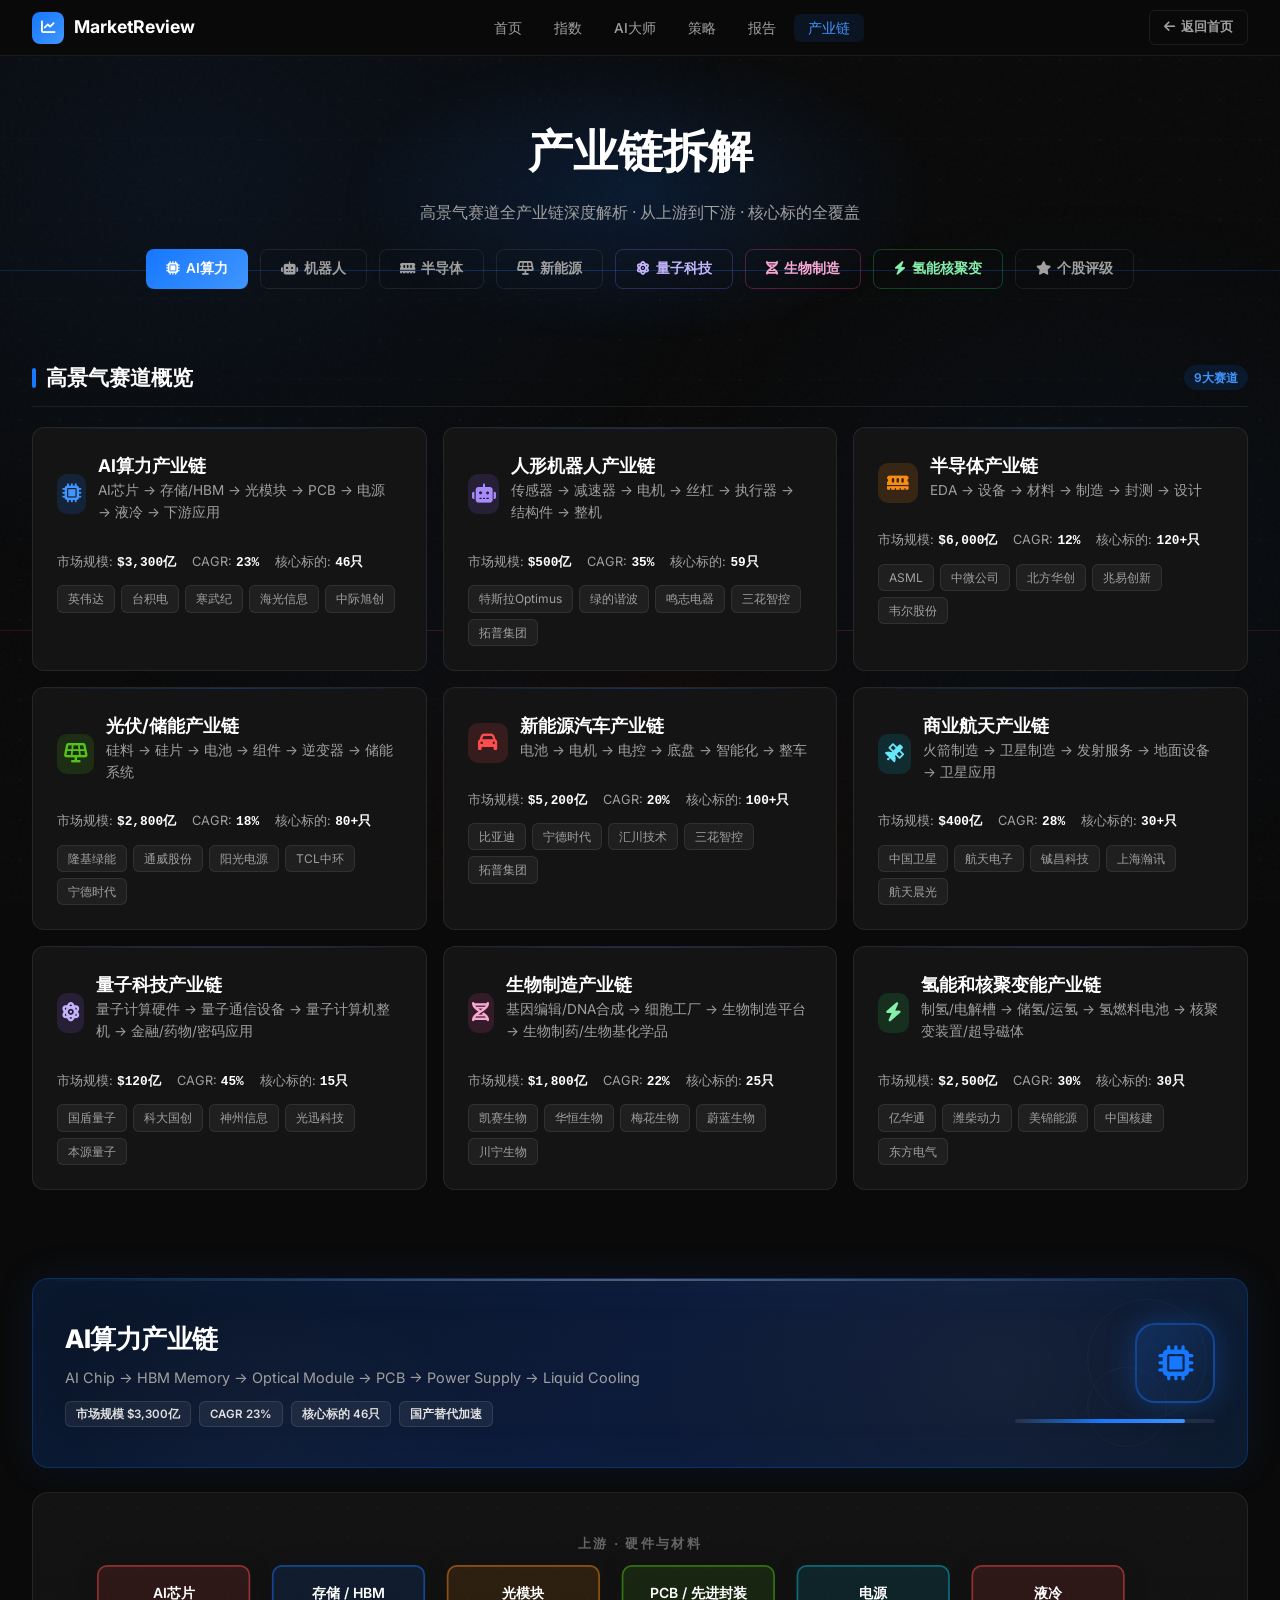
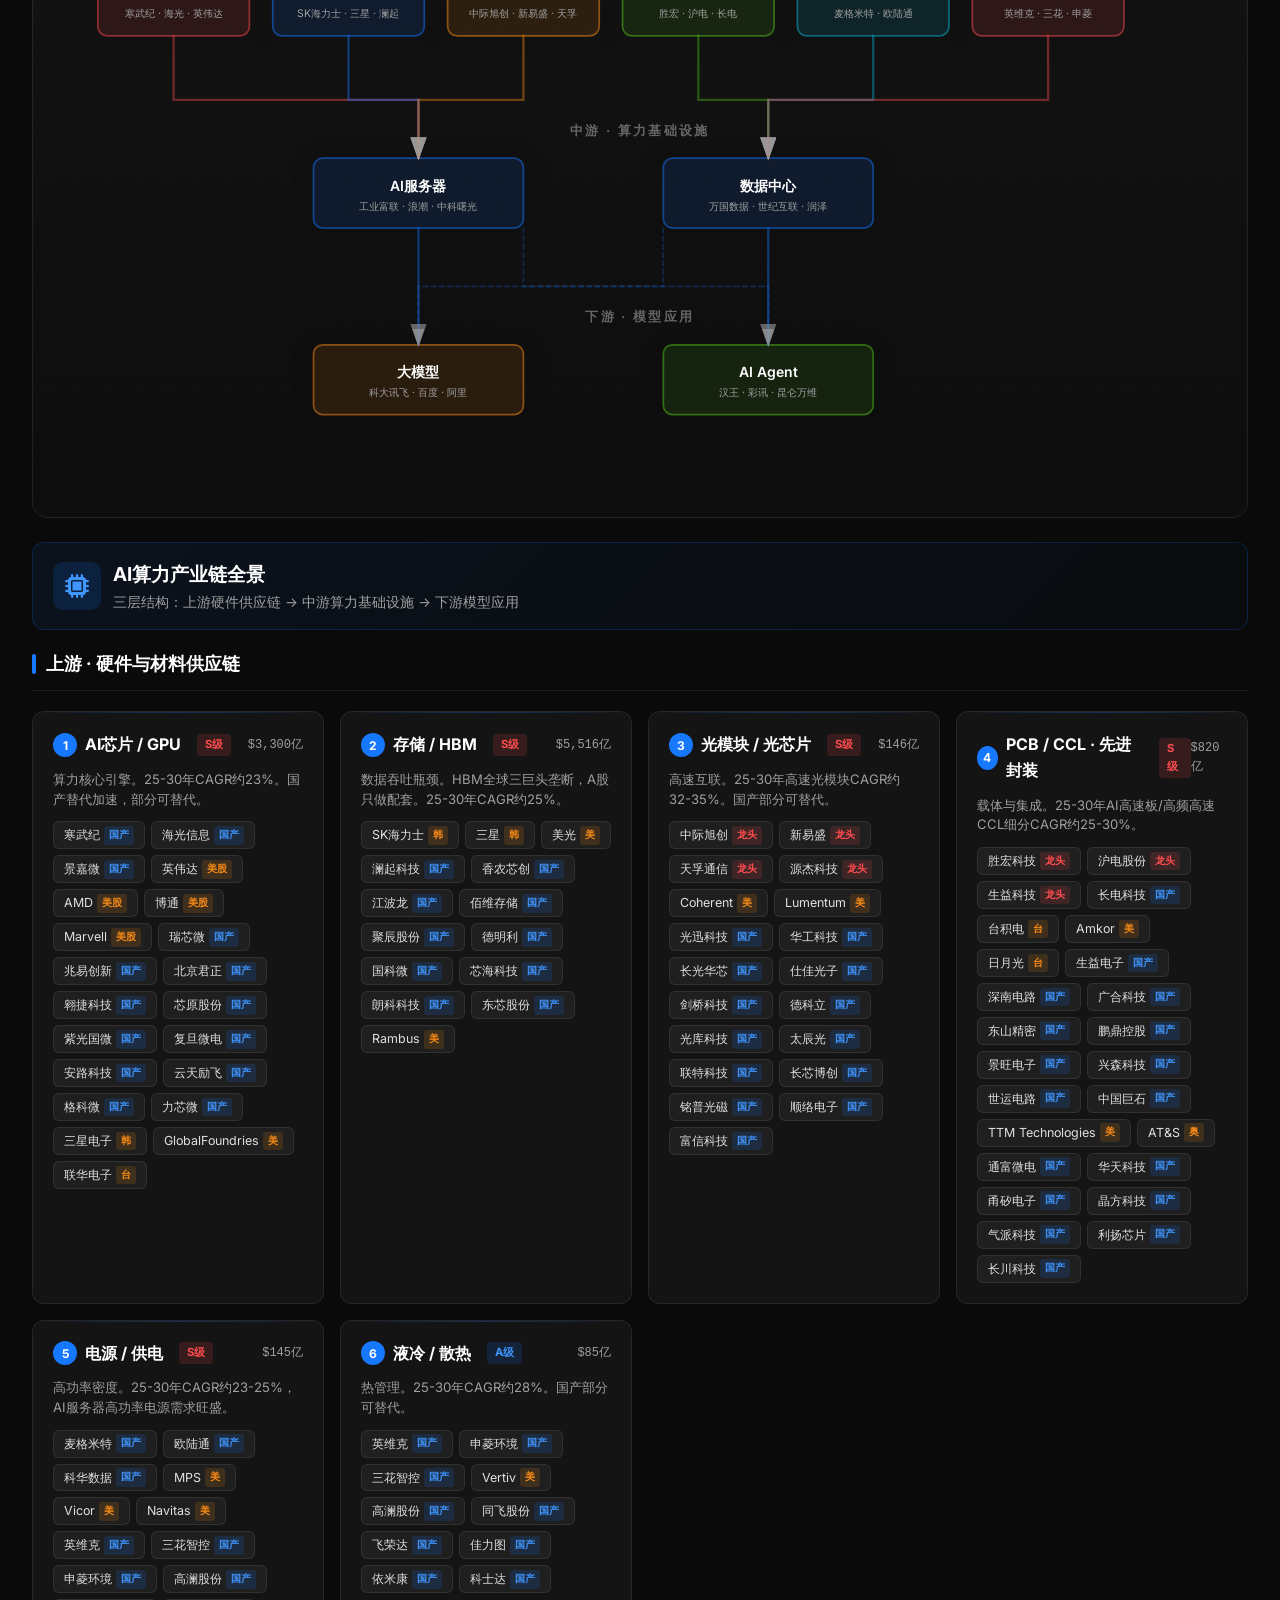
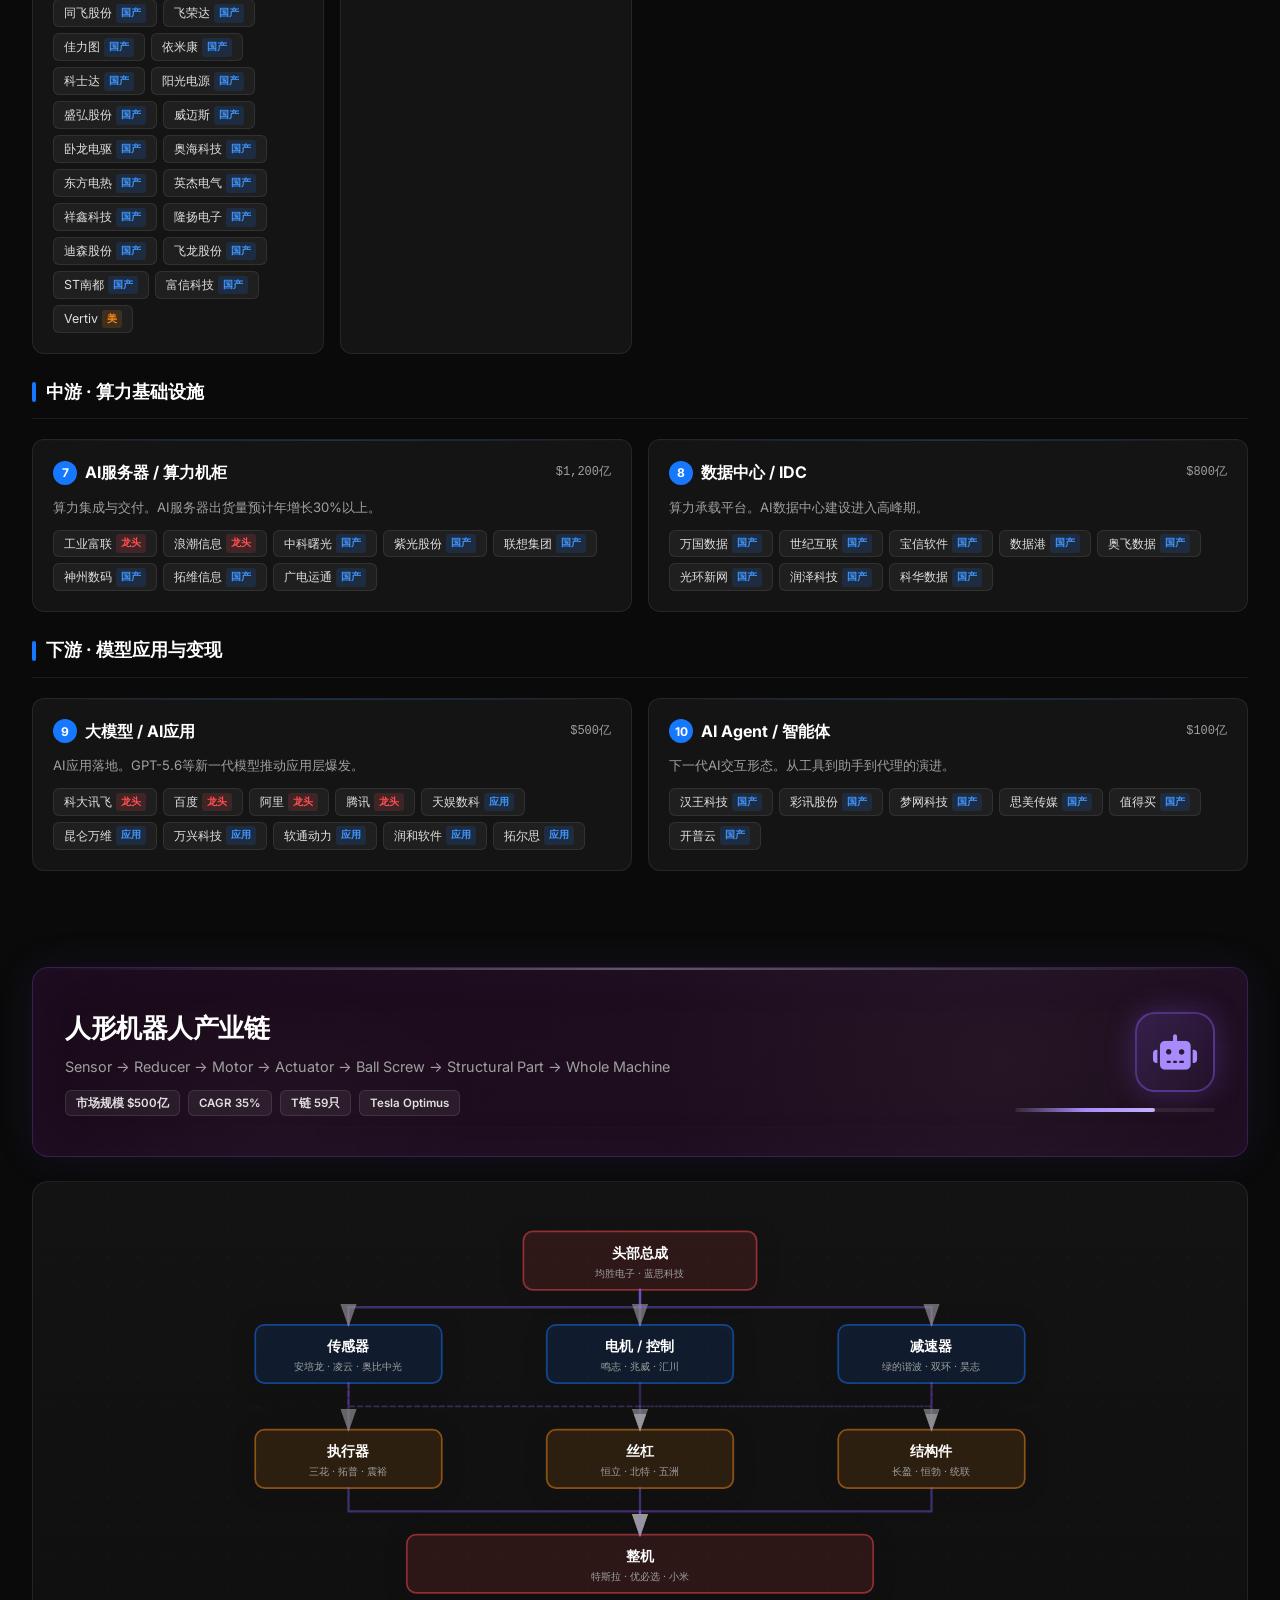
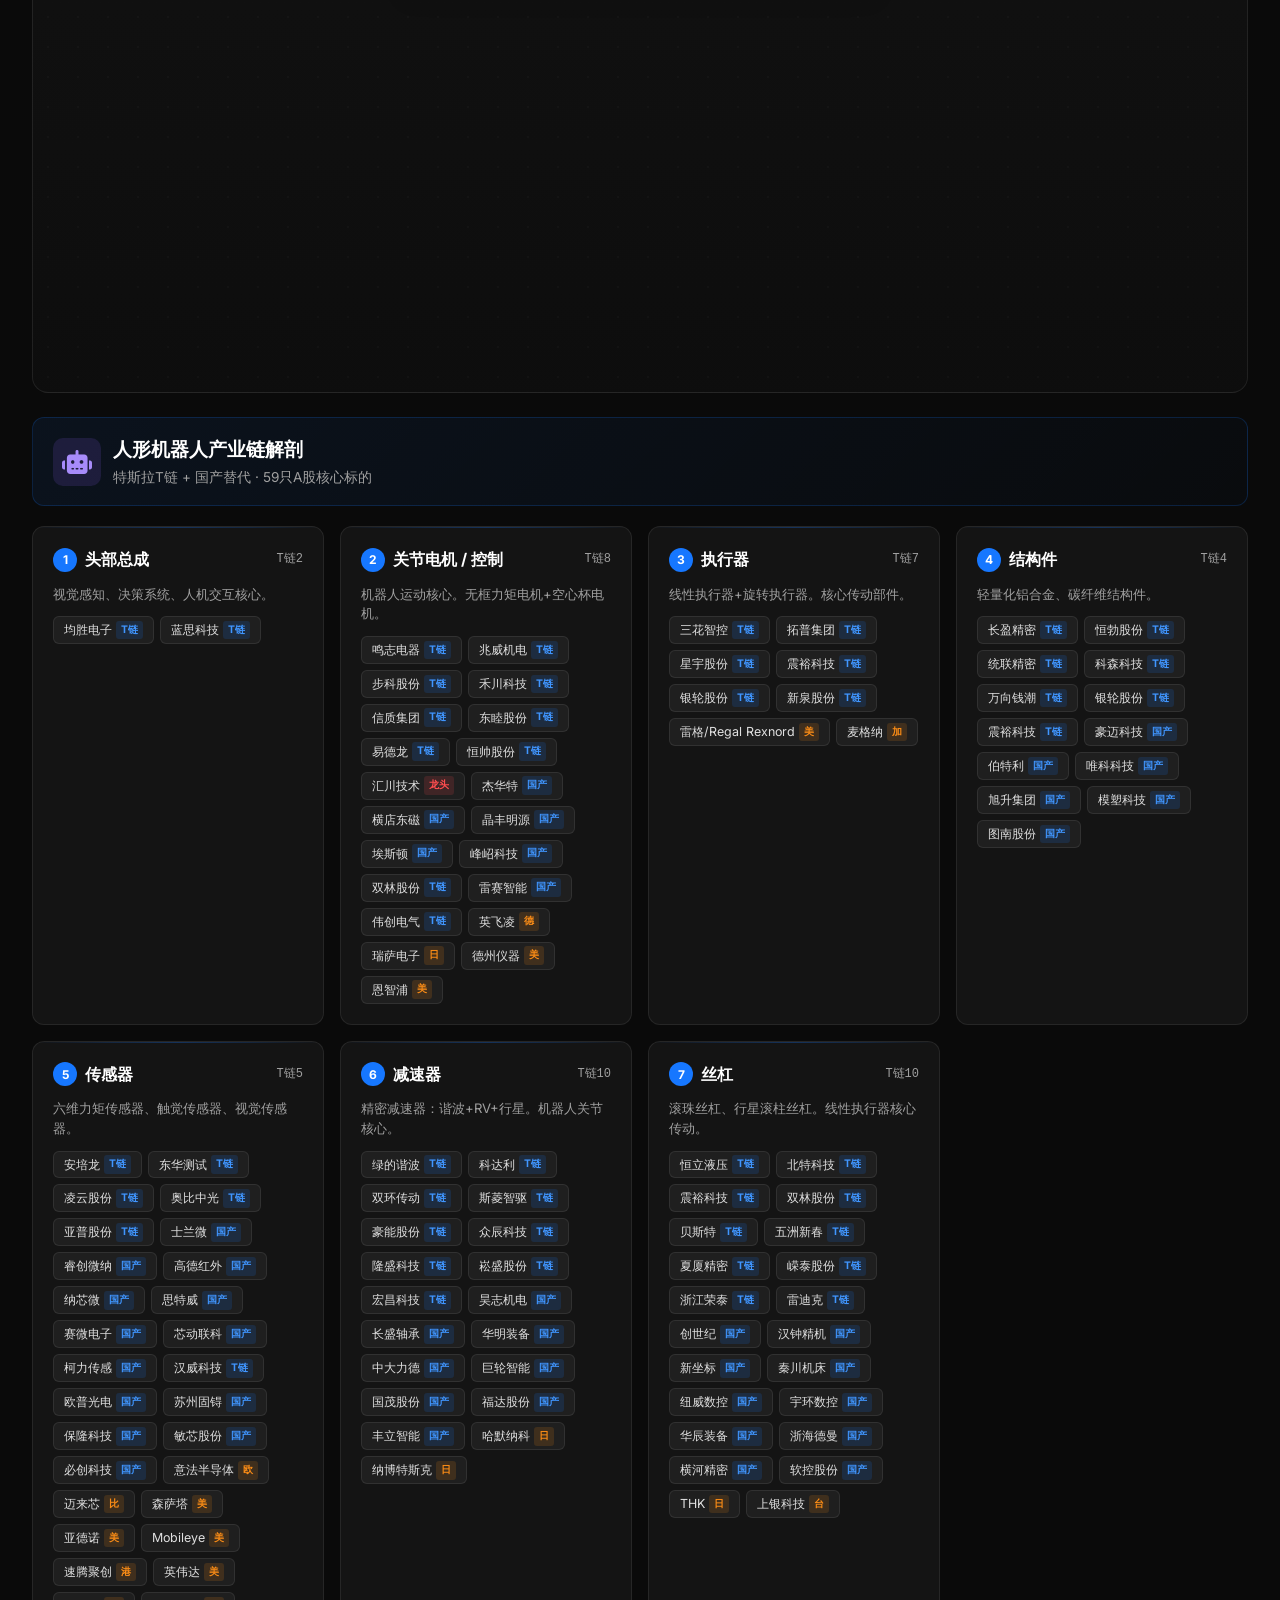
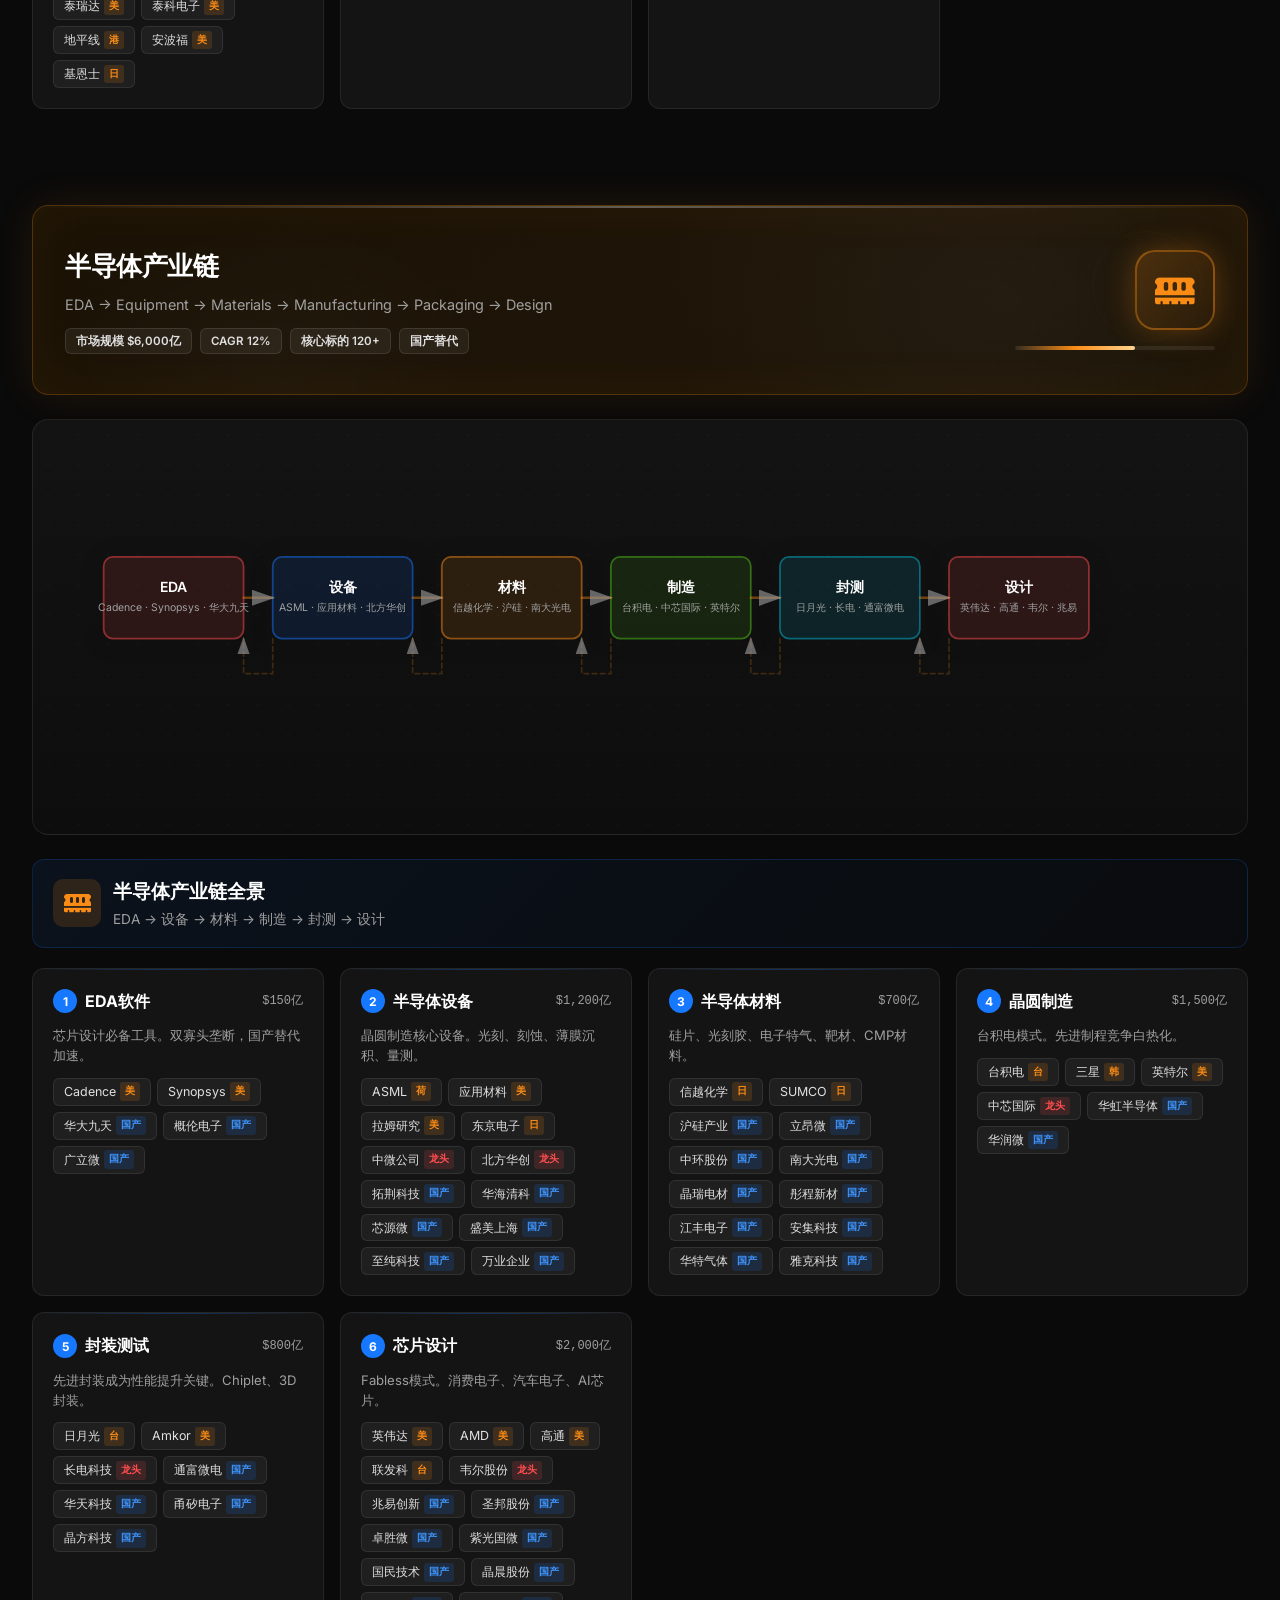
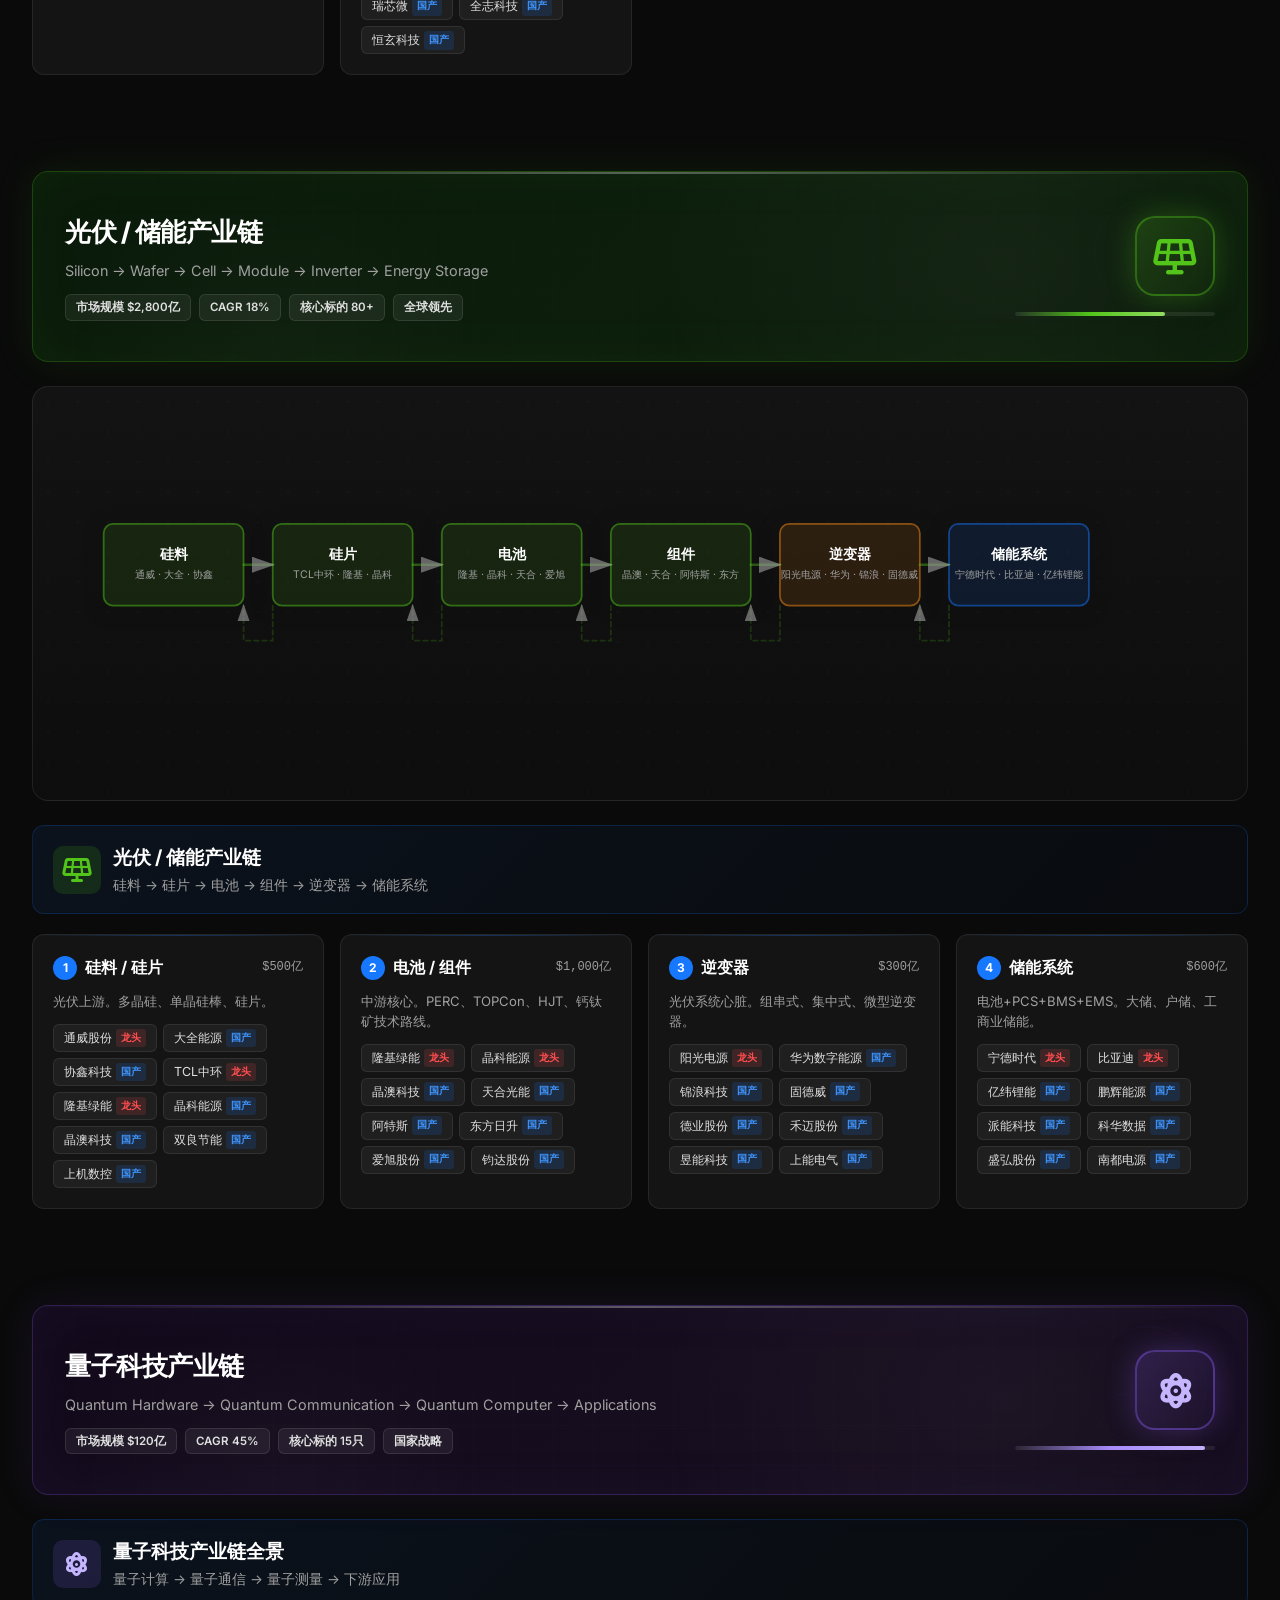
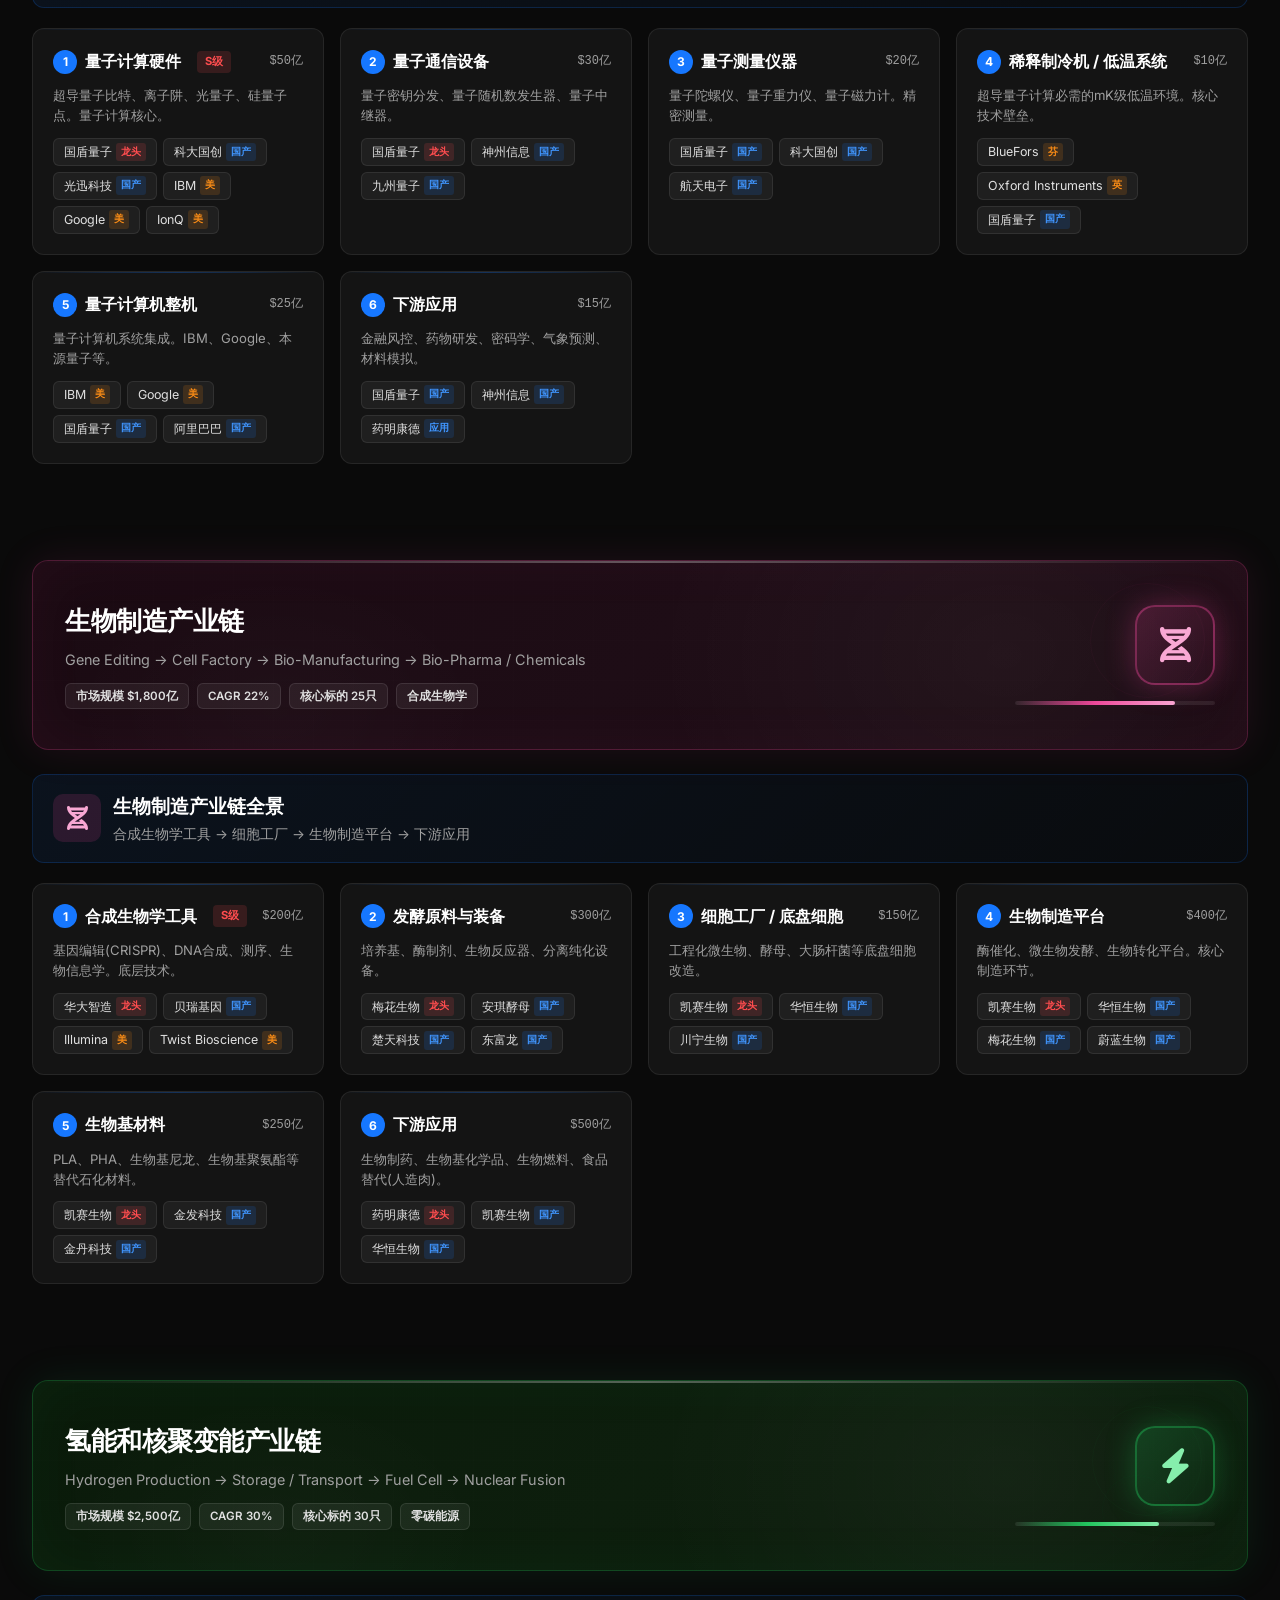
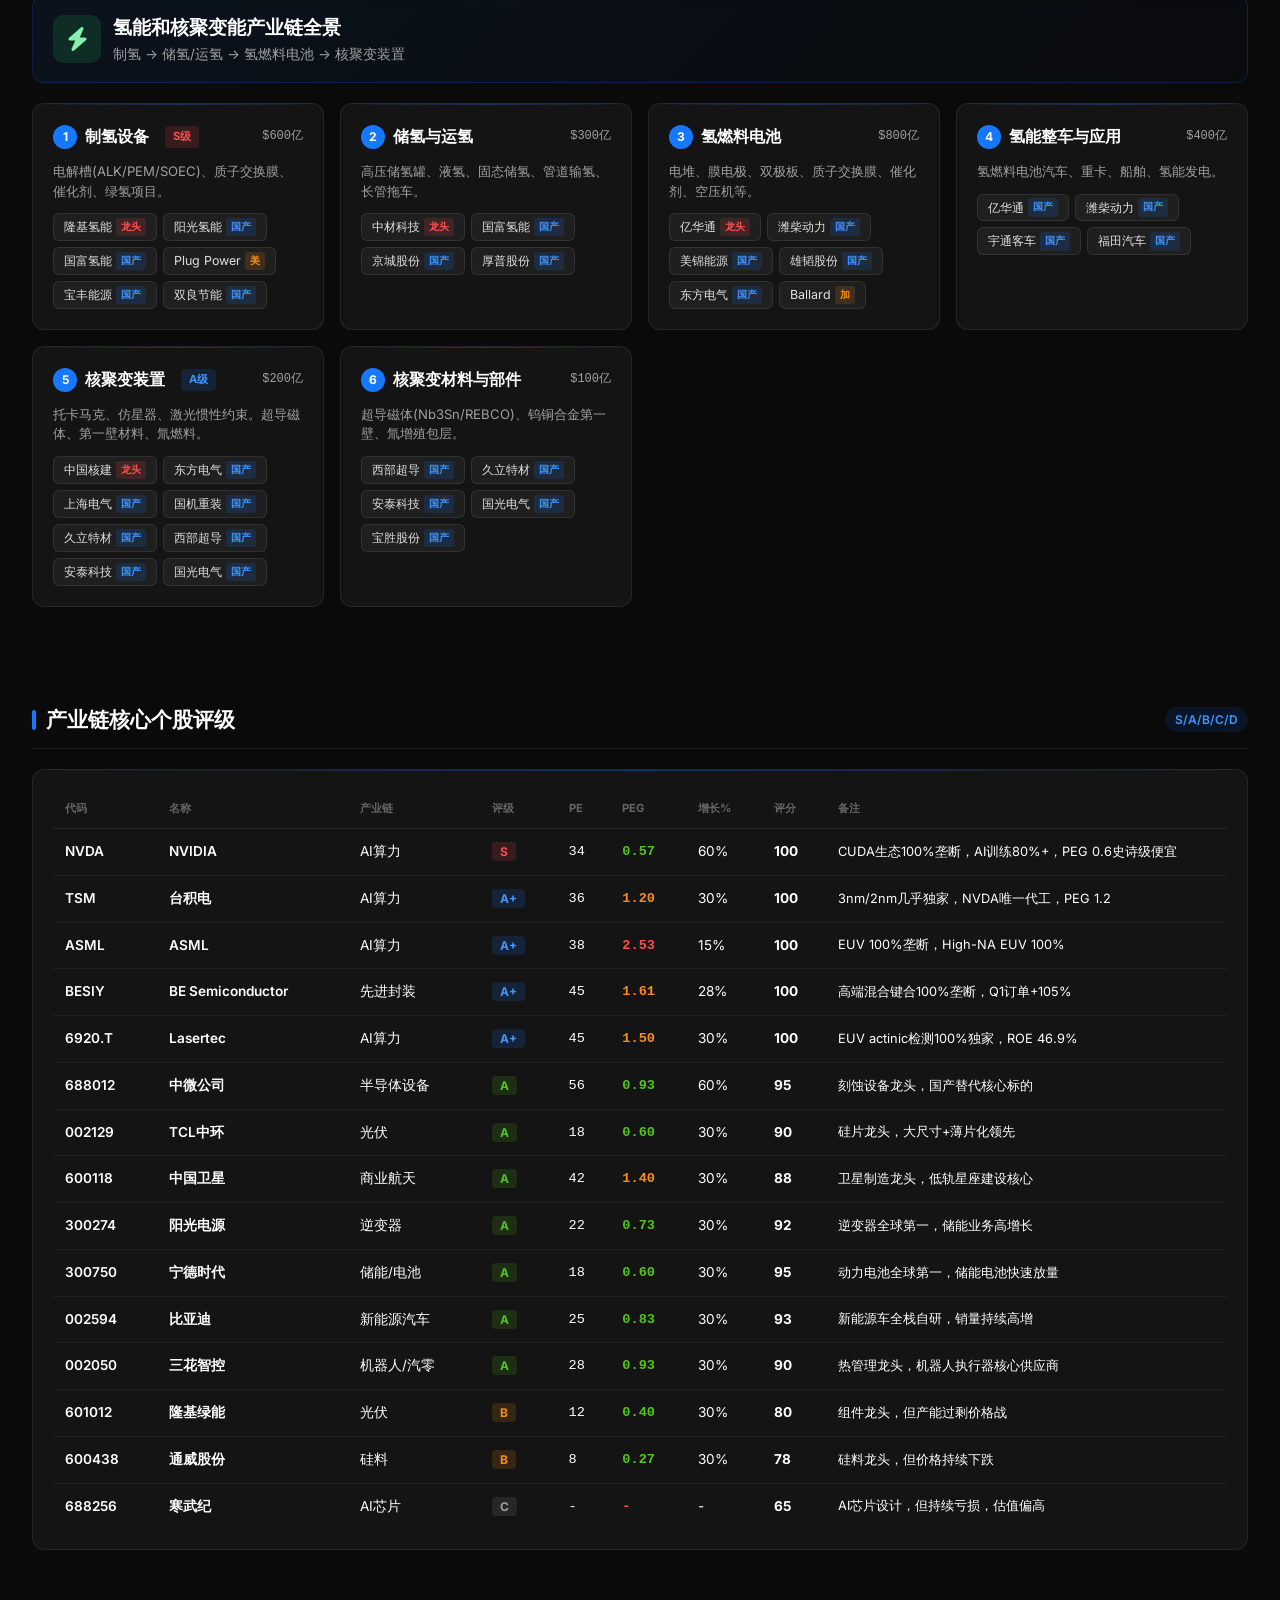
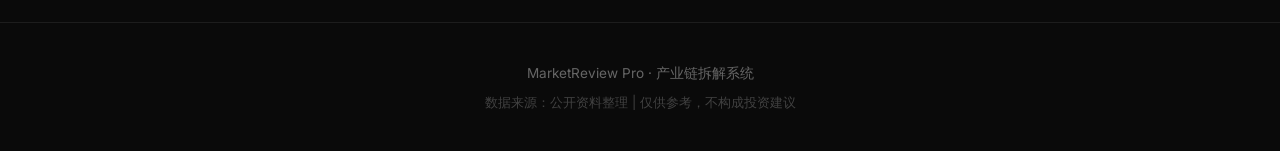
<file: chain.html>
<!DOCTYPE html>
<html lang="zh-CN">
<head>
<meta charset="UTF-8">
<meta name="viewport" content="width=device-width, initial-scale=1.0">
<title>产业链拆解 | MarketReview</title>
<link href="https://fonts.googleapis.com/css2?family=Inter:wght@300;400;500;600;700;800&display=swap" rel="stylesheet">
<link rel="stylesheet" href="https://cdnjs.cloudflare.com/ajax/libs/font-awesome/6.5.1/css/all.min.css">
<style>
:root {
  --bg: #0a0a0a;
  --bg-card: #141414;
  --bg-card-hover: #1a1a1a;
  --border: rgba(255,255,255,0.08);
  --border-hover: rgba(255,255,255,0.15);
  --text: #ffffff;
  --text-secondary: #e0e0e0;
  --text-muted: #a0a0a0;
  --text-dim: #666666;
  --accent: #1677ff;
  --accent-light: #4096ff;
  --accent-glow: rgba(22,119,255,0.3);
  --up: #ff4d4f;
  --up-bg: rgba(255,77,79,0.12);
  --down: #52c41a;
  --down-bg: rgba(82,196,26,0.12);
  --orange: #fa8c16;
  --yellow: #fadb14;
  --font: 'Inter', -apple-system, sans-serif;
  --font-mono: 'SF Mono', 'Fira Code', monospace;
}
* { margin: 0; padding: 0; box-sizing: border-box; }
html { scroll-behavior: smooth; }

body {
  background: #0a0a0a;
  color: #ffffff;
  font-family: var(--font);
  min-height: 100vh;
  position: relative;
  overflow-x: hidden;
  line-height: 1.6;
}

/* Background layers */
body::before {
  content: '';
  position: fixed; top: 0; left: 0; right: 0; bottom: 0;
  background-image:
    repeating-linear-gradient(0deg, transparent 0px, transparent 40px, rgba(255,255,255,0.008) 40px, rgba(255,255,255,0.008) 42px, transparent 42px, transparent 80px),
    repeating-linear-gradient(90deg, transparent 0px, transparent 120px, rgba(255,255,255,0.005) 120px, rgba(255,255,255,0.005) 121px, transparent 121px, transparent 240px);
  pointer-events: none;
  z-index: 0;
}
body::after {
  content: '';
  position: fixed; top: 0; left: 0; right: 0; bottom: 0;
  background:
    radial-gradient(ellipse 800px 600px at 15% 20%, rgba(22,119,255,0.08) 0%, transparent 70%),
    radial-gradient(ellipse 600px 500px at 85% 60%, rgba(22,119,255,0.05) 0%, transparent 70%),
    radial-gradient(ellipse 500px 400px at 50% 90%, rgba(255,77,79,0.04) 0%, transparent 70%),
    radial-gradient(ellipse 400px 300px at 30% 70%, rgba(22,119,255,0.03) 0%, transparent 70%);
  pointer-events: none;
  z-index: 0;
  animation: orbFloat 20s ease-in-out infinite;
}
@keyframes orbFloat {
  0%, 100% { opacity: 1; transform: translate(0, 0); }
  33% { opacity: 0.8; transform: translate(10px, -10px); }
  66% { opacity: 0.9; transform: translate(-5px, 5px); }
}

.chart-line {
  position: fixed; top: 0; left: 0; right: 0; bottom: 0;
  pointer-events: none; z-index: 0; overflow: hidden;
}
.chart-line::before {
  content: '';
  position: absolute; top: 30%; left: -100%; width: 300%; height: 1px;
  background: linear-gradient(90deg, transparent, rgba(22,119,255,0.15), rgba(22,119,255,0.3), rgba(22,119,255,0.15), transparent);
  animation: chartLineMove 15s linear infinite;
}
.chart-line::after {
  content: '';
  position: absolute; top: 70%; left: -100%; width: 300%; height: 1px;
  background: linear-gradient(90deg, transparent, rgba(255,77,79,0.1), rgba(255,77,79,0.2), rgba(255,77,79,0.1), transparent);
  animation: chartLineMove 12s linear infinite reverse;
}
@keyframes chartLineMove {
  0% { transform: translateX(0); }
  100% { transform: translateX(33.33%); }
}

.grid-overlay {
  position: fixed; top: 0; left: 0; right: 0; bottom: 0;
  background-image: radial-gradient(circle, rgba(255,255,255,0.03) 1px, transparent 1px);
  background-size: 40px 40px;
  pointer-events: none; z-index: 0;
}

.noise-overlay {
  position: fixed; top: 0; left: 0; right: 0; bottom: 0;
  background-image: url("data:image/svg+xml,%3Csvg viewBox='0 0 256 256' xmlns='http://www.w3.org/2000/svg'%3E%3Cfilter id='noise'%3E%3CfeTurbulence type='fractalNoise' baseFrequency='0.9' numOctaves='4' stitchTiles='stitch'/%3E%3C/filter%3E%3Crect width='100%25' height='100%25' filter='url(%23noise)'/%3E%3C/svg%3E");
  opacity: 0.02; pointer-events: none; z-index: 0;
}

/* Navbar */
.navbar {
  position: fixed; top: 0; left: 0; right: 0;
  height: 56px; background: rgba(10,10,10,0.95);
  border-bottom: 1px solid var(--border);
  z-index: 1000; display: flex; align-items: center; justify-content: space-between;
  padding: 0 32px;
}
.nav-brand { display: flex; align-items: center; gap: 10px; font-size: 1.1rem; font-weight: 700; color: var(--text); text-decoration: none; }
.nav-brand .logo-icon { width: 32px; height: 32px; border-radius: 8px; background: linear-gradient(135deg, var(--accent), var(--accent-light)); display: flex; align-items: center; justify-content: center; font-size: 0.9rem; color: white; }
.nav-links { display: flex; gap: 4px; list-style: none; }
.nav-links a { color: var(--text-muted); text-decoration: none; font-size: 0.85rem; font-weight: 500; padding: 6px 14px; border-radius: 6px; transition: all 0.2s ease; }
.nav-links a:hover, .nav-links a.active { color: var(--text); background: rgba(22,119,255,0.1); }
.nav-links a.active { color: var(--accent-light); }
.nav-meta { display: flex; align-items: center; gap: 12px; }
.back-btn { display: inline-flex; align-items: center; gap: 6px; padding: 6px 14px; border-radius: 6px; border: 1px solid var(--border); color: var(--text-muted); text-decoration: none; font-size: 0.8rem; font-weight: 600; transition: all 0.2s; }
.back-btn:hover { border-color: var(--accent); color: var(--accent-light); }

/* Main */
.main-container { position: relative; z-index: 1; padding-top: 56px; }

/* Hero */
.hero { padding: 60px 32px 40px; text-align: center; position: relative; }
.hero-glow {
  position: absolute; top: 50%; left: 50%; transform: translate(-50%, -50%);
  width: 600px; height: 300px;
  background: radial-gradient(ellipse, rgba(22,119,255,0.15) 0%, transparent 70%);
  pointer-events: none; z-index: 0;
}
.hero-title { font-size: 2.8rem; font-weight: 800; margin-bottom: 12px; position: relative; z-index: 1; }
.hero-subtitle { font-size: 1rem; color: var(--text-muted); margin-bottom: 24px; position: relative; z-index: 1; }
.hero-actions { display: flex; gap: 12px; justify-content: center; position: relative; z-index: 1; }

/* Buttons */
.btn { display: inline-flex; align-items: center; gap: 6px; padding: 8px 20px; border-radius: 8px; font-weight: 600; font-size: 0.85rem; cursor: pointer; transition: all 0.2s; border: none; text-decoration: none; }
.btn-primary { background: linear-gradient(135deg, var(--accent), var(--accent-light)); color: white; }
.btn-primary:hover { box-shadow: 0 0 20px var(--accent-glow); }
.btn-outline { background: transparent; border: 1px solid var(--border); color: var(--text-muted); }
.btn-outline:hover { border-color: var(--accent); color: var(--accent-light); }

/* Section */
.section { padding: 32px; max-width: 1400px; margin: 0 auto; }
.section-title {
  font-size: 1.3rem; font-weight: 700; margin-bottom: 20px;
  display: flex; align-items: center; gap: 10px; color: var(--text);
  padding-bottom: 12px; border-bottom: 1px solid var(--border);
}
.section-title::before { content: ''; width: 4px; height: 20px; border-radius: 2px; background: var(--accent); display: inline-block; }
.section-title .title-badge { margin-left: auto; font-size: 0.75rem; padding: 3px 10px; border-radius: 20px; background: rgba(22,119,255,0.12); color: var(--accent-light); font-weight: 600; }

/* Cards */
.card {
  background: var(--bg-card); border: 1px solid var(--border); border-radius: 12px;
  padding: 20px; transition: all 0.2s ease; position: relative; overflow: hidden;
}
.card::before {
  content: ''; position: absolute; top: 0; left: 0; right: 0;
  height: 1px; background: linear-gradient(90deg, transparent, rgba(22,119,255,0.3), rgba(22,119,255,0.5), rgba(22,119,255,0.3), transparent); opacity: 0.6;
}
.card:hover { border-color: var(--border-hover); box-shadow: 0 0 20px rgba(22,119,255,0.1); }

/* Chain Overview */
.chain-overview { display: grid; grid-template-columns: repeat(auto-fit, minmax(300px, 1fr)); gap: 16px; margin-bottom: 24px; }
.chain-card { padding: 24px; }
.chain-card-header { display: flex; align-items: center; gap: 12px; margin-bottom: 16px; }
.chain-icon { width: 40px; height: 40px; border-radius: 10px; display: flex; align-items: center; justify-content: center; font-size: 1.2rem; }
.chain-icon.blue { background: rgba(22,119,255,0.15); color: var(--accent-light); }
.chain-icon.green { background: rgba(82,196,26,0.15); color: var(--down); }
.chain-icon.orange { background: rgba(250,140,22,0.15); color: var(--orange); }
.chain-icon.purple { background: rgba(139,92,246,0.15); color: #a78bfa; }
.chain-icon.red { background: rgba(255,77,79,0.15); color: var(--up); }
.chain-icon.cyan { background: rgba(6,182,212,0.15); color: #67e8f9; }
.chain-name { font-size: 1.1rem; font-weight: 700; color: var(--text); }
.chain-desc { font-size: 0.85rem; color: var(--text-muted); margin-bottom: 12px; line-height: 1.6; }
.chain-stat { display: flex; gap: 16px; margin-bottom: 12px; }
.chain-stat-item { font-size: 0.8rem; color: var(--text-muted); }
.chain-stat-item span { color: var(--text); font-weight: 700; font-family: var(--font-mono); }
.chain-tag-row { display: flex; gap: 6px; flex-wrap: wrap; }
.chain-tag { font-size: 0.75rem; padding: 3px 10px; border-radius: 6px; background: rgba(255,255,255,0.05); border: 1px solid var(--border); color: var(--text-muted); }

/* Chain Detail */
.chain-detail { margin-bottom: 32px; }
.chain-detail-header {
  display: flex; align-items: center; gap: 12px; margin-bottom: 20px;
  padding: 16px 20px; background: linear-gradient(135deg, rgba(22,119,255,0.08), rgba(22,119,255,0.02));
  border: 1px solid rgba(22,119,255,0.2); border-radius: 12px;
}

/* ===== Chain Visual Covers ===== */
.chain-visual {
  position: relative;
  border-radius: 16px;
  overflow: hidden;
  margin-bottom: 24px;
  padding: 40px 32px;
  min-height: 180px;
  display: flex;
  align-items: center;
  justify-content: space-between;
  gap: 24px;
  border: 1px solid var(--border);
}
.chain-visual::before {
  content: '';
  position: absolute; inset: 0;
  background: radial-gradient(ellipse 500px 400px at 80% 50%, rgba(255,255,255,0.04) 0%, transparent 70%),
              radial-gradient(ellipse 300px 200px at 20% 80%, rgba(255,255,255,0.02) 0%, transparent 70%);
  pointer-events: none; z-index: 0;
}
.chain-visual::after {
  content: '';
  position: absolute; inset: 0;
  background-image:
    linear-gradient(90deg, rgba(255,255,255,0.03) 1px, transparent 1px),
    linear-gradient(0deg, rgba(255,255,255,0.03) 1px, transparent 1px);
  background-size: 40px 40px;
  opacity: 0.3;
  pointer-events: none; z-index: 0;
}

/* AI算力 - 蓝色 */
.chain-visual.ai {
  background: linear-gradient(135deg, #0a1628 0%, #0d1b3a 50%, #0a1628 100%);
  border-color: rgba(22,119,255,0.25);
  box-shadow: 0 0 40px rgba(22,119,255,0.1), inset 0 0 60px rgba(22,119,255,0.05);
}
.chain-visual.ai .visual-icon {
  background: linear-gradient(135deg, rgba(22,119,255,0.2), rgba(22,119,255,0.05));
  border-color: rgba(22,119,255,0.4);
  box-shadow: 0 0 30px rgba(22,119,255,0.3);
}

/* 机器人 - 紫色/红 */
.chain-visual.robot {
  background: linear-gradient(135deg, #1a0a1a 0%, #1e0d1e 50%, #1a0a1a 100%);
  border-color: rgba(139,92,246,0.25);
  box-shadow: 0 0 40px rgba(139,92,246,0.1), inset 0 0 60px rgba(139,92,246,0.05);
}
.chain-visual.robot .visual-icon {
  background: linear-gradient(135deg, rgba(139,92,246,0.2), rgba(139,92,246,0.05));
  border-color: rgba(139,92,246,0.4);
  box-shadow: 0 0 30px rgba(139,92,246,0.3);
}

/* 半导体 - 橙色/金 */
.chain-visual.semi {
  background: linear-gradient(135deg, #1a1205 0%, #1e1508 50%, #1a1205 100%);
  border-color: rgba(250,140,22,0.25);
  box-shadow: 0 0 40px rgba(250,140,22,0.1), inset 0 0 60px rgba(250,140,22,0.05);
}
.chain-visual.semi .visual-icon {
  background: linear-gradient(135deg, rgba(250,140,22,0.2), rgba(250,140,22,0.05));
  border-color: rgba(250,140,22,0.4);
  box-shadow: 0 0 30px rgba(250,140,22,0.3);
}

/* 光伏 - 绿色 */
.chain-visual.pv {
  background: linear-gradient(135deg, #0a1a0a 0%, #0d1e0d 50%, #0a1a0a 100%);
  border-color: rgba(82,196,26,0.25);
  box-shadow: 0 0 40px rgba(82,196,26,0.1), inset 0 0 60px rgba(82,196,26,0.05);
}
.chain-visual.pv .visual-icon {
  background: linear-gradient(135deg, rgba(82,196,26,0.2), rgba(82,196,26,0.05));
  border-color: rgba(82,196,26,0.4);
  box-shadow: 0 0 30px rgba(82,196,26,0.3);
}

/* 新能源 - 红色 */
.chain-visual.ev {
  background: linear-gradient(135deg, #1a0a0a 0%, #1e0d0d 50%, #1a0a0a 100%);
  border-color: rgba(255,77,79,0.25);
  box-shadow: 0 0 40px rgba(255,77,79,0.1), inset 0 0 60px rgba(255,77,79,0.05);
}
.chain-visual.ev .visual-icon {
  background: linear-gradient(135deg, rgba(255,77,79,0.2), rgba(255,77,79,0.05));
  border-color: rgba(255,77,79,0.4);
  box-shadow: 0 0 30px rgba(255,77,79,0.3);
}

/* 商业航天 - 青色 */
.chain-visual.space {
  background: linear-gradient(135deg, #0a151a 0%, #0d1a1e 50%, #0a151a 100%);
  border-color: rgba(6,182,212,0.25);
  box-shadow: 0 0 40px rgba(6,182,212,0.1), inset 0 0 60px rgba(6,182,212,0.05);
}
.chain-visual.space .visual-icon {
  background: linear-gradient(135deg, rgba(6,182,212,0.2), rgba(6,182,212,0.05));
  border-color: rgba(6,182,212,0.4);
  box-shadow: 0 0 30px rgba(6,182,212,0.3);
}

/* 量子科技 - 紫色 */
.chain-visual.quantum {
  background: linear-gradient(135deg, #120a1a 0%, #160d1e 50%, #120a1a 100%);
  border-color: rgba(139,92,246,0.25);
  box-shadow: 0 0 40px rgba(139,92,246,0.1), inset 0 0 60px rgba(139,92,246,0.05);
}
.chain-visual.quantum .visual-icon {
  background: linear-gradient(135deg, rgba(139,92,246,0.2), rgba(139,92,246,0.05));
  border-color: rgba(139,92,246,0.4);
  box-shadow: 0 0 30px rgba(139,92,246,0.3);
}

/* 生物制造 - 粉色 */
.chain-visual.bio {
  background: linear-gradient(135deg, #1a0a12 0%, #1e0d16 50%, #1a0a12 100%);
  border-color: rgba(236,72,153,0.25);
  box-shadow: 0 0 40px rgba(236,72,153,0.1), inset 0 0 60px rgba(236,72,153,0.05);
}
.chain-visual.bio .visual-icon {
  background: linear-gradient(135deg, rgba(236,72,153,0.2), rgba(236,72,153,0.05));
  border-color: rgba(236,72,153,0.4);
  box-shadow: 0 0 30px rgba(236,72,153,0.3);
}

/* 氢能和核聚变 - 亮绿色 */
.chain-visual.hydrogen {
  background: linear-gradient(135deg, #0a1a0a 0%, #0d1e0d 50%, #0a1a0a 100%);
  border-color: rgba(34,197,94,0.25);
  box-shadow: 0 0 40px rgba(34,197,94,0.1), inset 0 0 60px rgba(34,197,94,0.05);
}
.chain-visual.hydrogen .visual-icon {
  background: linear-gradient(135deg, rgba(34,197,94,0.2), rgba(34,197,94,0.05));
  border-color: rgba(34,197,94,0.4);
  box-shadow: 0 0 30px rgba(34,197,94,0.3);
}

.visual-content { position: relative; z-index: 1; flex: 1; }
.visual-icon {
  position: relative; z-index: 1;
  width: 80px; height: 80px; border-radius: 20px;
  display: flex; align-items: center; justify-content: center;
  font-size: 2.2rem; border: 2px solid;
  flex-shrink: 0;
  animation: visualPulse 3s ease-in-out infinite;
}
@keyframes visualPulse {
  0%, 100% { transform: scale(1); }
  50% { transform: scale(1.05); }
}
.visual-title { font-size: 1.6rem; font-weight: 800; color: var(--text); margin-bottom: 6px; letter-spacing: -0.5px; }
.visual-desc { font-size: 0.9rem; color: var(--text-muted); margin-bottom: 12px; }
.visual-tags { display: flex; gap: 8px; flex-wrap: wrap; }
.visual-tag { font-size: 0.72rem; padding: 3px 10px; border-radius: 6px; background: rgba(255,255,255,0.06); border: 1px solid rgba(255,255,255,0.1); color: var(--text-secondary); font-weight: 600; }

.visual-right { position: relative; z-index: 1; display: flex; flex-direction: column; align-items: flex-end; gap: 8px; }
.visual-data-row { display: flex; gap: 24px; }
.visual-data-item { text-align: center; }
.visual-data-value { font-family: var(--font-mono); font-size: 1.3rem; font-weight: 700; color: var(--text); }
.visual-data-label { font-size: 0.7rem; color: var(--text-dim); margin-top: 2px; }
.visual-bar {
  width: 200px; height: 4px; background: rgba(255,255,255,0.08); border-radius: 2px; overflow: hidden;
  position: relative; margin-top: 8px;
}
.visual-bar-fill {
  height: 100%; border-radius: 2px;
  background: linear-gradient(90deg, transparent, var(--accent), var(--accent-light));
  animation: visualBarGrow 2s ease-out forwards;
}
@keyframes visualBarGrow { from { width: 0; } }

.visual-scanline {
  position: absolute; top: 0; left: 0; width: 100%; height: 2px;
  background: linear-gradient(90deg, transparent, rgba(255,255,255,0.3), transparent);
  animation: visualScan 4s ease-in-out infinite;
  pointer-events: none; z-index: 2;
}
@keyframes visualScan {
  0% { top: 0; opacity: 0; }
  10% { opacity: 1; }
  90% { opacity: 1; }
  100% { top: 100%; opacity: 0; }
}

.visual-dots {
  position: absolute; z-index: 0;
  display: flex; gap: 4px;
}
.visual-dot { width: 3px; height: 3px; border-radius: 50%; opacity: 0.4; }

.visual-circuit {
  position: absolute; z-index: 0; opacity: 0.1;
  border: 1px solid rgba(255,255,255,0.3);
  border-radius: 50%;
  animation: visualCircuitSpin 10s linear infinite;
}
@keyframes visualCircuitSpin {
  from { transform: rotate(0deg); }
  to { transform: rotate(360deg); }
}

.chain-detail-title { font-size: 1.2rem; font-weight: 700; color: var(--text); }
.chain-detail-subtitle { font-size: 0.85rem; color: var(--text-muted); margin-top: 2px; }

/* Segment Grid */
.segment-grid { display: grid; grid-template-columns: repeat(auto-fit, minmax(280px, 1fr)); gap: 16px; }
.segment-card { padding: 20px; }
.segment-header { display: flex; justify-content: space-between; align-items: center; margin-bottom: 12px; }
.segment-name { font-size: 1rem; font-weight: 700; color: var(--text); display: flex; align-items: center; gap: 8px; }
.segment-name .segment-num {
  width: 24px; height: 24px; border-radius: 50%; background: var(--accent);
  display: flex; align-items: center; justify-content: center;
  font-size: 0.75rem; font-weight: 700; color: white;
}
.segment-size { font-size: 0.75rem; color: var(--text-muted); font-family: var(--font-mono); }
.segment-desc { font-size: 0.82rem; color: var(--text-muted); margin-bottom: 12px; line-height: 1.5; }
.segment-stocks { display: flex; flex-wrap: wrap; gap: 6px; }
.segment-stock {
  font-size: 0.78rem; padding: 3px 10px; border-radius: 6px;
  background: rgba(255,255,255,0.05); border: 1px solid var(--border);
  color: var(--text-secondary); transition: all 0.2s;
  display: flex; align-items: center; gap: 4px;
}
.segment-stock:hover { background: rgba(22,119,255,0.1); border-color: rgba(22,119,255,0.3); color: var(--accent-light); }
.segment-stock .stock-tag {
  font-size: 0.65rem; padding: 1px 5px; border-radius: 3px; font-weight: 700;
}
.stock-tag.leader { background: rgba(255,77,79,0.15); color: var(--up); }
.stock-tag.core { background: rgba(22,119,255,0.15); color: var(--accent-light); }
.stock-tag.overseas { background: rgba(250,140,22,0.15); color: var(--orange); }

/* Flow arrow */
.flow-arrow {
  display: flex; align-items: center; justify-content: center;
  padding: 16px; color: var(--text-dim); font-size: 1.5rem;
}

/* Tier Badge */
.tier-badge { display: inline-flex; align-items: center; gap: 4px; padding: 2px 8px; border-radius: 4px; font-size: 0.7rem; font-weight: 700; margin-left: 8px; }
.tier-badge.s { background: rgba(255,77,79,0.15); color: var(--up); }
.tier-badge.a { background: rgba(22,119,255,0.15); color: var(--accent-light); }
.tier-badge.b { background: rgba(250,140,22,0.15); color: var(--orange); }

/* Rating Table */
.rating-table { width: 100%; border-collapse: collapse; font-size: 0.85rem; }
.rating-table thead th { padding: 10px 12px; text-align: left; font-size: 0.7rem; text-transform: uppercase; color: var(--text-dim); border-bottom: 1px solid var(--border); }
.rating-table tbody td { padding: 12px; border-bottom: 1px solid rgba(255,255,255,0.05); color: var(--text); }
.rating-table tbody tr:hover { background: rgba(255,255,255,0.02); }
.rating-table tbody tr:last-child td { border-bottom: none; }
.rating-name { font-weight: 600; color: var(--text); }
.rating-tier { font-size: 0.75rem; padding: 2px 8px; border-radius: 4px; font-weight: 700; }
.rating-tier.s { background: rgba(255,77,79,0.15); color: var(--up); }
.rating-tier.a-plus { background: rgba(22,119,255,0.15); color: var(--accent-light); }
.rating-tier.a { background: rgba(82,196,26,0.15); color: var(--down); }
.rating-tier.b { background: rgba(250,140,22,0.15); color: var(--orange); }
.rating-tier.c { background: rgba(255,255,255,0.08); color: var(--text-muted); }
.rating-tier.d { background: rgba(255,255,255,0.05); color: var(--text-dim); }
.rating-pe { font-family: var(--font-mono); color: var(--text-muted); }
.rating-peg { font-family: var(--font-mono); font-weight: 700; }
.rating-peg.low { color: var(--down); }
.rating-peg.mid { color: var(--orange); }
.rating-peg.high { color: var(--up); }
.rating-growth { color: var(--text-secondary); }
.rating-score { font-weight: 700; color: var(--accent-light); }
.rating-note { font-size: 0.8rem; color: var(--text-muted); max-width: 300px; }

/* Footer */
.footer { padding: 40px 32px; text-align: center; border-top: 1px solid var(--border); margin-top: 40px; color: var(--text-dim); font-size: 0.85rem; }

/* Responsive */
@media (max-width: 768px) {
  .hero { padding: 40px 20px 30px; }
  .hero-title { font-size: 2rem; }
  .section { padding: 20px 16px; }
  .chain-overview { grid-template-columns: 1fr; }
  .segment-grid { grid-template-columns: 1fr; }
  .nav-links { display: none; }
}

/* Scrollbar */
::-webkit-scrollbar { width: 4px; }
::-webkit-scrollbar-track { background: var(--bg); }
::-webkit-scrollbar-thumb { background: var(--text-dim); border-radius: 2px; }

/* Chain Diagram - SVG-based flowchart */
.chain-diagram {
  margin-bottom: 24px;
  padding: 32px 24px;
  background: linear-gradient(180deg, rgba(20,20,20,0.95), rgba(14,14,14,0.95));
  border: 1px solid var(--border);
  border-radius: 16px;
  position: relative;
  overflow: hidden;
}
.chain-diagram::before {
  content: '';
  position: absolute; inset: 0;
  background-image: radial-gradient(circle, rgba(255,255,255,0.02) 1px, transparent 1px);
  background-size: 30px 30px;
  pointer-events: none;
}

/* SVG flowchart styles */
.chain-flowchart { width: 100%; max-width: 1200px; margin: 0 auto; display: block; }
.flow-node {
  rx: 8; ry: 8;
  stroke-width: 1.5;
  filter: drop-shadow(0 2px 8px rgba(0,0,0,0.5));
}
.flow-node-text {
  fill: #ffffff;
  font-family: 'Inter', sans-serif;
  font-size: 12px;
  font-weight: 600;
  text-anchor: middle;
  dominant-baseline: central;
}
.flow-node-subtext {
  fill: #a0a0a0;
  font-family: 'Inter', sans-serif;
  font-size: 9px;
  text-anchor: middle;
  dominant-baseline: central;
}
.chain-flowchart .flow-arrow {
  fill: none;
  stroke-width: 2;
  stroke-linecap: round;
}
.chain-flowchart .flow-arrow-dashed {
  fill: none;
  stroke-width: 1.5;
  stroke-linecap: round;
  stroke-dasharray: 4,3;
}
.flow-label {
  fill: #a0a0a0;
  font-family: 'Inter', sans-serif;
  font-size: 10px;
  text-anchor: middle;
}

/* Node colors by tier */
.node-tier-1 { fill: rgba(255,77,79,0.12); stroke: rgba(255,77,79,0.5); }
.node-tier-2 { fill: rgba(22,119,255,0.12); stroke: rgba(22,119,255,0.5); }
.node-tier-3 { fill: rgba(250,140,22,0.12); stroke: rgba(250,140,22,0.5); }
.node-tier-4 { fill: rgba(82,196,26,0.12); stroke: rgba(82,196,26,0.5); }
.node-tier-5 { fill: rgba(6,182,212,0.12); stroke: rgba(6,182,212,0.5); }

/* Layer labels */
.flow-layer-label {
  fill: #666;
  font-family: 'Inter', sans-serif;
  font-size: 11px;
  font-weight: 700;
  text-anchor: middle;
  letter-spacing: 2px;
  text-transform: uppercase;
}

@media (max-width: 768px) {
  .chain-diagram { padding: 16px 8px; overflow-x: auto; }
  .chain-flowchart { min-width: 800px; }
}
</style>
</head>
<body>

<div class="chart-line"></div>
<div class="grid-overlay"></div>
<div class="noise-overlay"></div>

<nav class="navbar">
  <a href="index.html" class="nav-brand">
    <div class="logo-icon"><i class="fas fa-chart-line"></i></div>
    <span>MarketReview</span>
  </a>
  <ul class="nav-links">
    <li><a href="index.html">首页</a></li>
    <li><a href="index.html#indices">指数</a></li>
    <li><a href="index.html#masters">AI大师</a></li>
    <li><a href="index.html#strategy">策略</a></li>
    <li><a href="report.html">报告</a></li>
    <li><a href="chain.html" class="active">产业链</a></li>
  </ul>
  <div class="nav-meta">
    <a href="index.html" class="back-btn"><i class="fas fa-arrow-left"></i> 返回首页</a>
  </div>
</nav>

<div class="main-container">

  <!-- Hero -->
  <section class="hero">
    <div class="hero-glow"></div>
    <h1 class="hero-title">产业链拆解</h1>
    <p class="hero-subtitle">高景气赛道全产业链深度解析 · 从上游到下游 · 核心标的全覆盖</p>
    <div class="hero-actions">
      <a href="#ai-compute" class="btn btn-primary"><i class="fas fa-microchip"></i> AI算力</a>
      <a href="#robot" class="btn btn-outline"><i class="fas fa-robot"></i> 机器人</a>
      <a href="#semi" class="btn btn-outline"><i class="fas fa-memory"></i> 半导体</a>
      <a href="#new-energy" class="btn btn-outline"><i class="fas fa-solar-panel"></i> 新能源</a>
      <a href="#quantum" class="btn btn-outline" style="border-color: rgba(139,92,246,0.3); color: #c4b5fd;"><i class="fas fa-atom"></i> 量子科技</a>
      <a href="#bio" class="btn btn-outline" style="border-color: rgba(236,72,153,0.3); color: #f9a8d4;"><i class="fas fa-dna"></i> 生物制造</a>
      <a href="#hydrogen" class="btn btn-outline" style="border-color: rgba(34,197,94,0.3); color: #86efac;"><i class="fas fa-bolt"></i> 氢能核聚变</a>
      <a href="#rating" class="btn btn-outline"><i class="fas fa-star"></i> 个股评级</a>
    </div>
  </section>

  <!-- Chain Overview -->
  <section class="section">
    <div class="section-title">
      <span>高景气赛道概览</span>
      <span class="title-badge">9大赛道</span>
    </div>
    <div class="chain-overview">
      <div class="card chain-card">
        <div class="chain-card-header">
          <div class="chain-icon blue"><i class="fas fa-microchip"></i></div>
          <div>
            <div class="chain-name">AI算力产业链</div>
            <div class="chain-desc">AI芯片 → 存储/HBM → 光模块 → PCB → 电源 → 液冷 → 下游应用</div>
          </div>
        </div>
        <div class="chain-stat">
          <div class="chain-stat-item">市场规模: <span>$3,300亿</span></div>
          <div class="chain-stat-item">CAGR: <span>23%</span></div>
          <div class="chain-stat-item">核心标的: <span>46只</span></div>
        </div>
        <div class="chain-tag-row">
          <span class="chain-tag">英伟达</span>
          <span class="chain-tag">台积电</span>
          <span class="chain-tag">寒武纪</span>
          <span class="chain-tag">海光信息</span>
          <span class="chain-tag">中际旭创</span>
        </div>
      </div>
      <div class="card chain-card">
        <div class="chain-card-header">
          <div class="chain-icon purple"><i class="fas fa-robot"></i></div>
          <div>
            <div class="chain-name">人形机器人产业链</div>
            <div class="chain-desc">传感器 → 减速器 → 电机 → 丝杠 → 执行器 → 结构件 → 整机</div>
          </div>
        </div>
        <div class="chain-stat">
          <div class="chain-stat-item">市场规模: <span>$500亿</span></div>
          <div class="chain-stat-item">CAGR: <span>35%</span></div>
          <div class="chain-stat-item">核心标的: <span>59只</span></div>
        </div>
        <div class="chain-tag-row">
          <span class="chain-tag">特斯拉Optimus</span>
          <span class="chain-tag">绿的谐波</span>
          <span class="chain-tag">鸣志电器</span>
          <span class="chain-tag">三花智控</span>
          <span class="chain-tag">拓普集团</span>
        </div>
      </div>
      <div class="card chain-card">
        <div class="chain-card-header">
          <div class="chain-icon orange"><i class="fas fa-memory"></i></div>
          <div>
            <div class="chain-name">半导体产业链</div>
            <div class="chain-desc">EDA → 设备 → 材料 → 制造 → 封测 → 设计</div>
          </div>
        </div>
        <div class="chain-stat">
          <div class="chain-stat-item">市场规模: <span>$6,000亿</span></div>
          <div class="chain-stat-item">CAGR: <span>12%</span></div>
          <div class="chain-stat-item">核心标的: <span>120+只</span></div>
        </div>
        <div class="chain-tag-row">
          <span class="chain-tag">ASML</span>
          <span class="chain-tag">中微公司</span>
          <span class="chain-tag">北方华创</span>
          <span class="chain-tag">兆易创新</span>
          <span class="chain-tag">韦尔股份</span>
        </div>
      </div>
      <div class="card chain-card">
        <div class="chain-card-header">
          <div class="chain-icon green"><i class="fas fa-solar-panel"></i></div>
          <div>
            <div class="chain-name">光伏/储能产业链</div>
            <div class="chain-desc">硅料 → 硅片 → 电池 → 组件 → 逆变器 → 储能系统</div>
          </div>
        </div>
        <div class="chain-stat">
          <div class="chain-stat-item">市场规模: <span>$2,800亿</span></div>
          <div class="chain-stat-item">CAGR: <span>18%</span></div>
          <div class="chain-stat-item">核心标的: <span>80+只</span></div>
        </div>
        <div class="chain-tag-row">
          <span class="chain-tag">隆基绿能</span>
          <span class="chain-tag">通威股份</span>
          <span class="chain-tag">阳光电源</span>
          <span class="chain-tag">TCL中环</span>
          <span class="chain-tag">宁德时代</span>
        </div>
      </div>
      <div class="card chain-card">
        <div class="chain-card-header">
          <div class="chain-icon red"><i class="fas fa-car"></i></div>
          <div>
            <div class="chain-name">新能源汽车产业链</div>
            <div class="chain-desc">电池 → 电机 → 电控 → 底盘 → 智能化 → 整车</div>
          </div>
        </div>
        <div class="chain-stat">
          <div class="chain-stat-item">市场规模: <span>$5,200亿</span></div>
          <div class="chain-stat-item">CAGR: <span>20%</span></div>
          <div class="chain-stat-item">核心标的: <span>100+只</span></div>
        </div>
        <div class="chain-tag-row">
          <span class="chain-tag">比亚迪</span>
          <span class="chain-tag">宁德时代</span>
          <span class="chain-tag">汇川技术</span>
          <span class="chain-tag">三花智控</span>
          <span class="chain-tag">拓普集团</span>
        </div>
      </div>
      <div class="card chain-card">
        <div class="chain-card-header">
          <div class="chain-icon cyan"><i class="fas fa-satellite"></i></div>
          <div>
            <div class="chain-name">商业航天产业链</div>
            <div class="chain-desc">火箭制造 → 卫星制造 → 发射服务 → 地面设备 → 卫星应用</div>
          </div>
        </div>
        <div class="chain-stat">
          <div class="chain-stat-item">市场规模: <span>$400亿</span></div>
          <div class="chain-stat-item">CAGR: <span>28%</span></div>
          <div class="chain-stat-item">核心标的: <span>30+只</span></div>
        </div>
        <div class="chain-tag-row">
          <span class="chain-tag">中国卫星</span>
          <span class="chain-tag">航天电子</span>
          <span class="chain-tag">铖昌科技</span>
          <span class="chain-tag">上海瀚讯</span>
          <span class="chain-tag">航天晨光</span>
        </div>
      </div>
      <div class="card chain-card">
        <div class="chain-card-header">
          <div class="chain-icon" style="background: rgba(139,92,246,0.15); color: #c4b5fd;"><i class="fas fa-atom"></i></div>
          <div>
            <div class="chain-name">量子科技产业链</div>
            <div class="chain-desc">量子计算硬件 → 量子通信设备 → 量子计算机整机 → 金融/药物/密码应用</div>
          </div>
        </div>
        <div class="chain-stat">
          <div class="chain-stat-item">市场规模: <span>$120亿</span></div>
          <div class="chain-stat-item">CAGR: <span>45%</span></div>
          <div class="chain-stat-item">核心标的: <span>15只</span></div>
        </div>
        <div class="chain-tag-row">
          <span class="chain-tag">国盾量子</span>
          <span class="chain-tag">科大国创</span>
          <span class="chain-tag">神州信息</span>
          <span class="chain-tag">光迅科技</span>
          <span class="chain-tag">本源量子</span>
        </div>
      </div>
      <div class="card chain-card">
        <div class="chain-card-header">
          <div class="chain-icon" style="background: rgba(236,72,153,0.15); color: #f9a8d4;"><i class="fas fa-dna"></i></div>
          <div>
            <div class="chain-name">生物制造产业链</div>
            <div class="chain-desc">基因编辑/DNA合成 → 细胞工厂 → 生物制造平台 → 生物制药/生物基化学品</div>
          </div>
        </div>
        <div class="chain-stat">
          <div class="chain-stat-item">市场规模: <span>$1,800亿</span></div>
          <div class="chain-stat-item">CAGR: <span>22%</span></div>
          <div class="chain-stat-item">核心标的: <span>25只</span></div>
        </div>
        <div class="chain-tag-row">
          <span class="chain-tag">凯赛生物</span>
          <span class="chain-tag">华恒生物</span>
          <span class="chain-tag">梅花生物</span>
          <span class="chain-tag">蔚蓝生物</span>
          <span class="chain-tag">川宁生物</span>
        </div>
      </div>
      <div class="card chain-card">
        <div class="chain-card-header">
          <div class="chain-icon" style="background: rgba(34,197,94,0.15); color: #86efac;"><i class="fas fa-bolt"></i></div>
          <div>
            <div class="chain-name">氢能和核聚变能产业链</div>
            <div class="chain-desc">制氢/电解槽 → 储氢/运氢 → 氢燃料电池 → 核聚变装置/超导磁体</div>
          </div>
        </div>
        <div class="chain-stat">
          <div class="chain-stat-item">市场规模: <span>$2,500亿</span></div>
          <div class="chain-stat-item">CAGR: <span>30%</span></div>
          <div class="chain-stat-item">核心标的: <span>30只</span></div>
        </div>
        <div class="chain-tag-row">
          <span class="chain-tag">亿华通</span>
          <span class="chain-tag">潍柴动力</span>
          <span class="chain-tag">美锦能源</span>
          <span class="chain-tag">中国核建</span>
          <span class="chain-tag">东方电气</span>
        </div>
      </div>
    </div>
  </section>

  <!-- AI算力产业链 -->
  <section class="section chain-detail" id="ai-compute">
    <div class="chain-visual ai">
      <div class="visual-scanline"></div>
      <div class="visual-circuit" style="width:120px;height:120px;top:20px;right:40px;"></div>
      <div class="visual-circuit" style="width:80px;height:80px;bottom:20px;right:80px;animation-direction:reverse;"></div>
      <div class="visual-content">
        <div class="visual-title">AI算力产业链</div>
        <div class="visual-desc">AI Chip → HBM Memory → Optical Module → PCB → Power Supply → Liquid Cooling</div>
        <div class="visual-tags">
          <span class="visual-tag">市场规模 $3,300亿</span>
          <span class="visual-tag">CAGR 23%</span>
          <span class="visual-tag">核心标的 46只</span>
          <span class="visual-tag">国产替代加速</span>
        </div>
      </div>
      <div class="visual-right">
        <div class="visual-icon" style="color:#1677ff;"><i class="fas fa-microchip"></i></div>
        <div class="visual-bar"><div class="visual-bar-fill" style="width:85%;background:linear-gradient(90deg,transparent,#1677ff,#4096ff);"></div></div>
      </div>
    </div>
    <div class="chain-diagram">
      <svg class="chain-flowchart" viewBox="0 0 1000 480">
        <defs>
          <marker id="arrowhead" markerWidth="10" markerHeight="7" refX="9" refY="3.5" orient="auto">
            <polygon points="0 0, 10 3.5, 0 7" fill="rgba(160,160,160,0.6)" />
          </marker>
        </defs>

        <!-- Layer labels -->
        <text x="500" y="20" class="flow-layer-label">上游 · 硬件与材料</text>
        <text x="500" y="180" class="flow-layer-label">中游 · 算力基础设施</text>
        <text x="500" y="340" class="flow-layer-label">下游 · 模型应用</text>

        <!-- Layer 1: 6 nodes -->
        <rect x="35" y="35" width="130" height="60" class="flow-node node-tier-1" />
        <text x="100" y="58" class="flow-node-text">AI芯片</text>
        <text x="100" y="76" class="flow-node-subtext">寒武纪 · 海光 · 英伟达</text>

        <rect x="185" y="35" width="130" height="60" class="flow-node node-tier-2" />
        <text x="250" y="58" class="flow-node-text">存储 / HBM</text>
        <text x="250" y="76" class="flow-node-subtext">SK海力士 · 三星 · 澜起</text>

        <rect x="335" y="35" width="130" height="60" class="flow-node node-tier-3" />
        <text x="400" y="58" class="flow-node-text">光模块</text>
        <text x="400" y="76" class="flow-node-subtext">中际旭创 · 新易盛 · 天孚</text>

        <rect x="485" y="35" width="130" height="60" class="flow-node node-tier-4" />
        <text x="550" y="58" class="flow-node-text">PCB / 先进封装</text>
        <text x="550" y="76" class="flow-node-subtext">胜宏 · 沪电 · 长电</text>

        <rect x="635" y="35" width="130" height="60" class="flow-node node-tier-5" />
        <text x="700" y="58" class="flow-node-text">电源</text>
        <text x="700" y="76" class="flow-node-subtext">麦格米特 · 欧陆通</text>

        <rect x="785" y="35" width="130" height="60" class="flow-node node-tier-1" />
        <text x="850" y="58" class="flow-node-text">液冷</text>
        <text x="850" y="76" class="flow-node-subtext">英维克 · 三花 · 申菱</text>

        <!-- Layer 2: 2 nodes -->
        <rect x="220" y="200" width="180" height="60" class="flow-node node-tier-2" />
        <text x="310" y="223" class="flow-node-text">AI服务器</text>
        <text x="310" y="241" class="flow-node-subtext">工业富联 · 浪潮 · 中科曙光</text>

        <rect x="520" y="200" width="180" height="60" class="flow-node node-tier-2" />
        <text x="610" y="223" class="flow-node-text">数据中心</text>
        <text x="610" y="241" class="flow-node-subtext">万国数据 · 世纪互联 · 润泽</text>

        <!-- Layer 3: 2 nodes -->
        <rect x="220" y="360" width="180" height="60" class="flow-node node-tier-3" />
        <text x="310" y="383" class="flow-node-text">大模型</text>
        <text x="310" y="401" class="flow-node-subtext">科大讯飞 · 百度 · 阿里</text>

        <rect x="520" y="360" width="180" height="60" class="flow-node node-tier-4" />
        <text x="610" y="383" class="flow-node-text">AI Agent</text>
        <text x="610" y="401" class="flow-node-subtext">汉王 · 彩讯 · 昆仑万维</text>

        <!-- Arrows from L1 to L2 (left group -> left L2, right group -> right L2) -->
        <path d="M100,95 L100,150 L310,150 L310,200" class="flow-arrow" marker-end="url(#arrowhead)" stroke="rgba(255,77,79,0.4)" />
        <path d="M250,95 L250,150 L310,150 L310,200" class="flow-arrow" marker-end="url(#arrowhead)" stroke="rgba(22,119,255,0.4)" />
        <path d="M400,95 L400,150 L310,150 L310,200" class="flow-arrow" marker-end="url(#arrowhead)" stroke="rgba(250,140,22,0.4)" />
        <path d="M550,95 L550,150 L610,150 L610,200" class="flow-arrow" marker-end="url(#arrowhead)" stroke="rgba(82,196,26,0.4)" />
        <path d="M700,95 L700,150 L610,150 L610,200" class="flow-arrow" marker-end="url(#arrowhead)" stroke="rgba(6,182,212,0.4)" />
        <path d="M850,95 L850,150 L610,150 L610,200" class="flow-arrow" marker-end="url(#arrowhead)" stroke="rgba(255,77,79,0.4)" />

        <!-- Arrows from L2 to L3 (straight down) -->
        <path d="M310,260 L310,360" class="flow-arrow" marker-end="url(#arrowhead)" stroke="rgba(22,119,255,0.4)" />
        <path d="M610,260 L610,360" class="flow-arrow" marker-end="url(#arrowhead)" stroke="rgba(22,119,255,0.4)" />

        <!-- Dashed cross arrows -->
        <path d="M400,260 L400,310 L610,310 L610,360" class="flow-arrow-dashed" marker-end="url(#arrowhead)" stroke="rgba(22,119,255,0.25)" />
        <path d="M520,260 L520,310 L310,310 L310,360" class="flow-arrow-dashed" marker-end="url(#arrowhead)" stroke="rgba(22,119,255,0.25)" />
      </svg>
    </div>

    <div class="chain-detail-header">
      <div class="chain-icon blue" style="width:48px;height:48px;font-size:1.5rem;"><i class="fas fa-microchip"></i></div>
      <div>
        <div class="chain-detail-title">AI算力产业链全景</div>
        <div class="chain-detail-subtitle">三层结构：上游硬件供应链 → 中游算力基础设施 → 下游模型应用</div>
      </div>
    </div>

    <div class="section-title" style="font-size:1.1rem;"><span>上游 · 硬件与材料供应链</span></div>
    <div class="segment-grid">
      <div class="card segment-card">
        <div class="segment-header">
          <div class="segment-name"><span class="segment-num">1</span> AI芯片 / GPU <span class="tier-badge s">S级</span></div>
          <div class="segment-size">$3,300亿</div>
        </div>
        <div class="segment-desc">算力核心引擎。25-30年CAGR约23%。国产替代加速，部分可替代。</div>
        <div class="segment-stocks">
          <span class="segment-stock">寒武纪 <span class="stock-tag core">国产</span></span>
          <span class="segment-stock">海光信息 <span class="stock-tag core">国产</span></span>
          <span class="segment-stock">景嘉微 <span class="stock-tag core">国产</span></span>
          <span class="segment-stock">英伟达 <span class="stock-tag overseas">美股</span></span>
          <span class="segment-stock">AMD <span class="stock-tag overseas">美股</span></span>
          <span class="segment-stock">博通 <span class="stock-tag overseas">美股</span></span>
          <span class="segment-stock">Marvell <span class="stock-tag overseas">美股</span></span>
          <span class="segment-stock">瑞芯微 <span class="stock-tag core">国产</span></span>
          <span class="segment-stock">兆易创新 <span class="stock-tag core">国产</span></span>
          <span class="segment-stock">北京君正 <span class="stock-tag core">国产</span></span>
          <span class="segment-stock">翱捷科技 <span class="stock-tag core">国产</span></span>
          <span class="segment-stock">芯原股份 <span class="stock-tag core">国产</span></span>
          <span class="segment-stock">紫光国微 <span class="stock-tag core">国产</span></span>
          <span class="segment-stock">复旦微电 <span class="stock-tag core">国产</span></span>
          <span class="segment-stock">安路科技 <span class="stock-tag core">国产</span></span>
          <span class="segment-stock">云天励飞 <span class="stock-tag core">国产</span></span>
          <span class="segment-stock">格科微 <span class="stock-tag core">国产</span></span>
          <span class="segment-stock">力芯微 <span class="stock-tag core">国产</span></span>
          <span class="segment-stock">三星电子 <span class="stock-tag overseas">韩</span></span>
          <span class="segment-stock">GlobalFoundries <span class="stock-tag overseas">美</span></span>
          <span class="segment-stock">联华电子 <span class="stock-tag overseas">台</span></span>
        </div>
      </div>
      <div class="card segment-card">
        <div class="segment-header">
          <div class="segment-name"><span class="segment-num">2</span> 存储 / HBM <span class="tier-badge s">S级</span></div>
          <div class="segment-size">$5,516亿</div>
        </div>
        <div class="segment-desc">数据吞吐瓶颈。HBM全球三巨头垄断，A股只做配套。25-30年CAGR约25%。</div>
        <div class="segment-stocks">
          <span class="segment-stock">SK海力士 <span class="stock-tag overseas">韩</span></span>
          <span class="segment-stock">三星 <span class="stock-tag overseas">韩</span></span>
          <span class="segment-stock">美光 <span class="stock-tag overseas">美</span></span>
          <span class="segment-stock">澜起科技 <span class="stock-tag core">国产</span></span>
          <span class="segment-stock">香农芯创 <span class="stock-tag core">国产</span></span>
          <span class="segment-stock">江波龙 <span class="stock-tag core">国产</span></span>
          <span class="segment-stock">佰维存储 <span class="stock-tag core">国产</span></span>
          <span class="segment-stock">聚辰股份 <span class="stock-tag core">国产</span></span>
          <span class="segment-stock">德明利 <span class="stock-tag core">国产</span></span>
          <span class="segment-stock">国科微 <span class="stock-tag core">国产</span></span>
          <span class="segment-stock">芯海科技 <span class="stock-tag core">国产</span></span>
          <span class="segment-stock">朗科科技 <span class="stock-tag core">国产</span></span>
          <span class="segment-stock">东芯股份 <span class="stock-tag core">国产</span></span>
          <span class="segment-stock">Rambus <span class="stock-tag overseas">美</span></span>
        </div>
      </div>
      <div class="card segment-card">
        <div class="segment-header">
          <div class="segment-name"><span class="segment-num">3</span> 光模块 / 光芯片 <span class="tier-badge s">S级</span></div>
          <div class="segment-size">$146亿</div>
        </div>
        <div class="segment-desc">高速互联。25-30年高速光模块CAGR约32-35%。国产部分可替代。</div>
        <div class="segment-stocks">
          <span class="segment-stock">中际旭创 <span class="stock-tag leader">龙头</span></span>
          <span class="segment-stock">新易盛 <span class="stock-tag leader">龙头</span></span>
          <span class="segment-stock">天孚通信 <span class="stock-tag leader">龙头</span></span>
          <span class="segment-stock">源杰科技 <span class="stock-tag leader">龙头</span></span>
          <span class="segment-stock">Coherent <span class="stock-tag overseas">美</span></span>
          <span class="segment-stock">Lumentum <span class="stock-tag overseas">美</span></span>
          <span class="segment-stock">光迅科技 <span class="stock-tag core">国产</span></span>
          <span class="segment-stock">华工科技 <span class="stock-tag core">国产</span></span>
          <span class="segment-stock">长光华芯 <span class="stock-tag core">国产</span></span>
          <span class="segment-stock">仕佳光子 <span class="stock-tag core">国产</span></span>
          <span class="segment-stock">剑桥科技 <span class="stock-tag core">国产</span></span>
          <span class="segment-stock">德科立 <span class="stock-tag core">国产</span></span>
          <span class="segment-stock">光库科技 <span class="stock-tag core">国产</span></span>
          <span class="segment-stock">太辰光 <span class="stock-tag core">国产</span></span>
          <span class="segment-stock">联特科技 <span class="stock-tag core">国产</span></span>
          <span class="segment-stock">长芯博创 <span class="stock-tag core">国产</span></span>
          <span class="segment-stock">铭普光磁 <span class="stock-tag core">国产</span></span>
          <span class="segment-stock">顺络电子 <span class="stock-tag core">国产</span></span>
          <span class="segment-stock">富信科技 <span class="stock-tag core">国产</span></span>
        </div>
      </div>
      <div class="card segment-card">
        <div class="segment-header">
          <div class="segment-name"><span class="segment-num">4</span> PCB / CCL · 先进封装 <span class="tier-badge s">S级</span></div>
          <div class="segment-size">$820亿</div>
        </div>
        <div class="segment-desc">载体与集成。25-30年AI高速板/高频高速CCL细分CAGR约25-30%。</div>
        <div class="segment-stocks">
          <span class="segment-stock">胜宏科技 <span class="stock-tag leader">龙头</span></span>
          <span class="segment-stock">沪电股份 <span class="stock-tag leader">龙头</span></span>
          <span class="segment-stock">生益科技 <span class="stock-tag leader">龙头</span></span>
          <span class="segment-stock">长电科技 <span class="stock-tag core">国产</span></span>
          <span class="segment-stock">台积电 <span class="stock-tag overseas">台</span></span>
          <span class="segment-stock">Amkor <span class="stock-tag overseas">美</span></span>
          <span class="segment-stock">日月光 <span class="stock-tag overseas">台</span></span>
          <span class="segment-stock">生益电子 <span class="stock-tag core">国产</span></span>
          <span class="segment-stock">深南电路 <span class="stock-tag core">国产</span></span>
          <span class="segment-stock">广合科技 <span class="stock-tag core">国产</span></span>
          <span class="segment-stock">东山精密 <span class="stock-tag core">国产</span></span>
          <span class="segment-stock">鹏鼎控股 <span class="stock-tag core">国产</span></span>
          <span class="segment-stock">景旺电子 <span class="stock-tag core">国产</span></span>
          <span class="segment-stock">兴森科技 <span class="stock-tag core">国产</span></span>
          <span class="segment-stock">世运电路 <span class="stock-tag core">国产</span></span>
          <span class="segment-stock">中国巨石 <span class="stock-tag core">国产</span></span>
          <span class="segment-stock">TTM Technologies <span class="stock-tag overseas">美</span></span>
          <span class="segment-stock">AT&S <span class="stock-tag overseas">奥</span></span>
          <span class="segment-stock">通富微电 <span class="stock-tag core">国产</span></span>
          <span class="segment-stock">华天科技 <span class="stock-tag core">国产</span></span>
          <span class="segment-stock">甬矽电子 <span class="stock-tag core">国产</span></span>
          <span class="segment-stock">晶方科技 <span class="stock-tag core">国产</span></span>
          <span class="segment-stock">气派科技 <span class="stock-tag core">国产</span></span>
          <span class="segment-stock">利扬芯片 <span class="stock-tag core">国产</span></span>
          <span class="segment-stock">长川科技 <span class="stock-tag core">国产</span></span>
        </div>
      </div>
      <div class="card segment-card">
        <div class="segment-header">
          <div class="segment-name"><span class="segment-num">5</span> 电源 / 供电 <span class="tier-badge s">S级</span></div>
          <div class="segment-size">$145亿</div>
        </div>
        <div class="segment-desc">高功率密度。25-30年CAGR约23-25%，AI服务器高功率电源需求旺盛。</div>
        <div class="segment-stocks">
          <span class="segment-stock">麦格米特 <span class="stock-tag core">国产</span></span>
          <span class="segment-stock">欧陆通 <span class="stock-tag core">国产</span></span>
          <span class="segment-stock">科华数据 <span class="stock-tag core">国产</span></span>
          <span class="segment-stock">MPS <span class="stock-tag overseas">美</span></span>
          <span class="segment-stock">Vicor <span class="stock-tag overseas">美</span></span>
          <span class="segment-stock">Navitas <span class="stock-tag overseas">美</span></span>
          <span class="segment-stock">英维克 <span class="stock-tag core">国产</span></span>
          <span class="segment-stock">三花智控 <span class="stock-tag core">国产</span></span>
          <span class="segment-stock">申菱环境 <span class="stock-tag core">国产</span></span>
          <span class="segment-stock">高澜股份 <span class="stock-tag core">国产</span></span>
          <span class="segment-stock">同飞股份 <span class="stock-tag core">国产</span></span>
          <span class="segment-stock">飞荣达 <span class="stock-tag core">国产</span></span>
          <span class="segment-stock">佳力图 <span class="stock-tag core">国产</span></span>
          <span class="segment-stock">依米康 <span class="stock-tag core">国产</span></span>
          <span class="segment-stock">科士达 <span class="stock-tag core">国产</span></span>
          <span class="segment-stock">阳光电源 <span class="stock-tag core">国产</span></span>
          <span class="segment-stock">盛弘股份 <span class="stock-tag core">国产</span></span>
          <span class="segment-stock">威迈斯 <span class="stock-tag core">国产</span></span>
          <span class="segment-stock">卧龙电驱 <span class="stock-tag core">国产</span></span>
          <span class="segment-stock">奥海科技 <span class="stock-tag core">国产</span></span>
          <span class="segment-stock">东方电热 <span class="stock-tag core">国产</span></span>
          <span class="segment-stock">英杰电气 <span class="stock-tag core">国产</span></span>
          <span class="segment-stock">祥鑫科技 <span class="stock-tag core">国产</span></span>
          <span class="segment-stock">隆扬电子 <span class="stock-tag core">国产</span></span>
          <span class="segment-stock">迪森股份 <span class="stock-tag core">国产</span></span>
          <span class="segment-stock">飞龙股份 <span class="stock-tag core">国产</span></span>
          <span class="segment-stock">ST南都 <span class="stock-tag core">国产</span></span>
          <span class="segment-stock">富信科技 <span class="stock-tag core">国产</span></span>
          <span class="segment-stock">Vertiv <span class="stock-tag overseas">美</span></span>
        </div>
      </div>
      <div class="card segment-card">
        <div class="segment-header">
          <div class="segment-name"><span class="segment-num">6</span> 液冷 / 散热 <span class="tier-badge a">A级</span></div>
          <div class="segment-size">$85亿</div>
        </div>
        <div class="segment-desc">热管理。25-30年CAGR约28%。国产部分可替代。</div>
        <div class="segment-stocks">
          <span class="segment-stock">英维克 <span class="stock-tag core">国产</span></span>
          <span class="segment-stock">申菱环境 <span class="stock-tag core">国产</span></span>
          <span class="segment-stock">三花智控 <span class="stock-tag core">国产</span></span>
          <span class="segment-stock">Vertiv <span class="stock-tag overseas">美</span></span>
          <span class="segment-stock">高澜股份 <span class="stock-tag core">国产</span></span>
          <span class="segment-stock">同飞股份 <span class="stock-tag core">国产</span></span>
          <span class="segment-stock">飞荣达 <span class="stock-tag core">国产</span></span>
          <span class="segment-stock">佳力图 <span class="stock-tag core">国产</span></span>
          <span class="segment-stock">依米康 <span class="stock-tag core">国产</span></span>
          <span class="segment-stock">科士达 <span class="stock-tag core">国产</span></span>
        </div>
      </div>
    </div>

    <div class="section-title" style="font-size:1.1rem;margin-top:24px;"><span>中游 · 算力基础设施</span></div>
    <div class="segment-grid">
      <div class="card segment-card">
        <div class="segment-header">
          <div class="segment-name"><span class="segment-num">7</span> AI服务器 / 算力机柜</div>
          <div class="segment-size">$1,200亿</div>
        </div>
        <div class="segment-desc">算力集成与交付。AI服务器出货量预计年增长30%以上。</div>
        <div class="segment-stocks">
          <span class="segment-stock">工业富联 <span class="stock-tag leader">龙头</span></span>
          <span class="segment-stock">浪潮信息 <span class="stock-tag leader">龙头</span></span>
          <span class="segment-stock">中科曙光 <span class="stock-tag core">国产</span></span>
          <span class="segment-stock">紫光股份 <span class="stock-tag core">国产</span></span>
          <span class="segment-stock">联想集团 <span class="stock-tag core">国产</span></span>
          <span class="segment-stock">神州数码 <span class="stock-tag core">国产</span></span>
          <span class="segment-stock">拓维信息 <span class="stock-tag core">国产</span></span>
          <span class="segment-stock">广电运通 <span class="stock-tag core">国产</span></span>
        </div>
      </div>
      <div class="card segment-card">
        <div class="segment-header">
          <div class="segment-name"><span class="segment-num">8</span> 数据中心 / IDC</div>
          <div class="segment-size">$800亿</div>
        </div>
        <div class="segment-desc">算力承载平台。AI数据中心建设进入高峰期。</div>
        <div class="segment-stocks">
          <span class="segment-stock">万国数据 <span class="stock-tag core">国产</span></span>
          <span class="segment-stock">世纪互联 <span class="stock-tag core">国产</span></span>
          <span class="segment-stock">宝信软件 <span class="stock-tag core">国产</span></span>
          <span class="segment-stock">数据港 <span class="stock-tag core">国产</span></span>
          <span class="segment-stock">奥飞数据 <span class="stock-tag core">国产</span></span>
          <span class="segment-stock">光环新网 <span class="stock-tag core">国产</span></span>
          <span class="segment-stock">润泽科技 <span class="stock-tag core">国产</span></span>
          <span class="segment-stock">科华数据 <span class="stock-tag core">国产</span></span>
        </div>
      </div>
    </div>

    <div class="section-title" style="font-size:1.1rem;margin-top:24px;"><span>下游 · 模型应用与变现</span></div>
    <div class="segment-grid">
      <div class="card segment-card">
        <div class="segment-header">
          <div class="segment-name"><span class="segment-num">9</span> 大模型 / AI应用</div>
          <div class="segment-size">$500亿</div>
        </div>
        <div class="segment-desc">AI应用落地。GPT-5.6等新一代模型推动应用层爆发。</div>
        <div class="segment-stocks">
          <span class="segment-stock">科大讯飞 <span class="stock-tag leader">龙头</span></span>
          <span class="segment-stock">百度 <span class="stock-tag leader">龙头</span></span>
          <span class="segment-stock">阿里 <span class="stock-tag leader">龙头</span></span>
          <span class="segment-stock">腾讯 <span class="stock-tag leader">龙头</span></span>
          <span class="segment-stock">天娱数科 <span class="stock-tag core">应用</span></span>
          <span class="segment-stock">昆仑万维 <span class="stock-tag core">应用</span></span>
          <span class="segment-stock">万兴科技 <span class="stock-tag core">应用</span></span>
          <span class="segment-stock">软通动力 <span class="stock-tag core">应用</span></span>
          <span class="segment-stock">润和软件 <span class="stock-tag core">应用</span></span>
          <span class="segment-stock">拓尔思 <span class="stock-tag core">应用</span></span>
        </div>
      </div>
      <div class="card segment-card">
        <div class="segment-header">
          <div class="segment-name"><span class="segment-num">10</span> AI Agent / 智能体</div>
          <div class="segment-size">$100亿</div>
        </div>
        <div class="segment-desc">下一代AI交互形态。从工具到助手到代理的演进。</div>
        <div class="segment-stocks">
          <span class="segment-stock">汉王科技 <span class="stock-tag core">国产</span></span>
          <span class="segment-stock">彩讯股份 <span class="stock-tag core">国产</span></span>
          <span class="segment-stock">梦网科技 <span class="stock-tag core">国产</span></span>
          <span class="segment-stock">思美传媒 <span class="stock-tag core">国产</span></span>
          <span class="segment-stock">值得买 <span class="stock-tag core">国产</span></span>
          <span class="segment-stock">开普云 <span class="stock-tag core">国产</span></span>
        </div>
      </div>
    </div>
  </section>

  <!-- 机器人产业链 -->
  <section class="section chain-detail" id="robot">
    <div class="chain-visual robot">
      <div class="visual-scanline"></div>
      <div class="visual-circuit" style="width:100px;height:100px;top:30px;right:50px;border-color:rgba(139,92,246,0.3);"></div>
      <div class="visual-content">
        <div class="visual-title">人形机器人产业链</div>
        <div class="visual-desc">Sensor → Reducer → Motor → Actuator → Ball Screw → Structural Part → Whole Machine</div>
        <div class="visual-tags">
          <span class="visual-tag">市场规模 $500亿</span>
          <span class="visual-tag">CAGR 35%</span>
          <span class="visual-tag">T链 59只</span>
          <span class="visual-tag">Tesla Optimus</span>
        </div>
      </div>
      <div class="visual-right">
        <div class="visual-icon" style="color:#a78bfa;"><i class="fas fa-robot"></i></div>
        <div class="visual-bar"><div class="visual-bar-fill" style="width:70%;background:linear-gradient(90deg,transparent,#a78bfa,#c4b5fd);"></div></div>
      </div>
    </div>
    
    <div class="chain-diagram">
      <svg class="chain-flowchart" viewBox="0 0 1000 640">
        <defs>
          <marker id="arrowhead-robot" markerWidth="10" markerHeight="7" refX="9" refY="3.5" orient="auto">
            <polygon points="0 0, 10 3.5, 0 7" fill="rgba(160,160,160,0.6)" />
          </marker>
        </defs>

        <!-- 头部总成 -->
        <rect x="400" y="15" width="200" height="50" class="flow-node node-tier-1" />
        <text x="500" y="33" class="flow-node-text">头部总成</text>
        <text x="500" y="51" class="flow-node-subtext">均胜电子 · 蓝思科技</text>

        <!-- 传感器 Row 1 -->
        <rect x="170" y="95" width="160" height="50" class="flow-node node-tier-2" />
        <text x="250" y="113" class="flow-node-text">传感器</text>
        <text x="250" y="131" class="flow-node-subtext">安培龙 · 凌云 · 奥比中光</text>

        <rect x="420" y="95" width="160" height="50" class="flow-node node-tier-2" />
        <text x="500" y="113" class="flow-node-text">电机 / 控制</text>
        <text x="500" y="131" class="flow-node-subtext">鸣志 · 兆威 · 汇川</text>

        <rect x="670" y="95" width="160" height="50" class="flow-node node-tier-2" />
        <text x="750" y="113" class="flow-node-text">减速器</text>
        <text x="750" y="131" class="flow-node-subtext">绿的谐波 · 双环 · 昊志</text>

        <!-- 执行器 Row 2 -->
        <rect x="170" y="185" width="160" height="50" class="flow-node node-tier-3" />
        <text x="250" y="203" class="flow-node-text">执行器</text>
        <text x="250" y="221" class="flow-node-subtext">三花 · 拓普 · 震裕</text>

        <rect x="420" y="185" width="160" height="50" class="flow-node node-tier-3" />
        <text x="500" y="203" class="flow-node-text">丝杠</text>
        <text x="500" y="221" class="flow-node-subtext">恒立 · 北特 · 五洲</text>

        <rect x="670" y="185" width="160" height="50" class="flow-node node-tier-3" />
        <text x="750" y="203" class="flow-node-text">结构件</text>
        <text x="750" y="221" class="flow-node-subtext">长盈 · 恒勃 · 统联</text>

        <!-- 整机 -->
        <rect x="300" y="275" width="400" height="50" class="flow-node node-tier-1" />
        <text x="500" y="293" class="flow-node-text">整机</text>
        <text x="500" y="311" class="flow-node-subtext">特斯拉 · 优必选 · 小米</text>

        <!-- Arrows: head -> row1 -->
        <path d="M500,65 L500,80 L250,80 L250,95" class="flow-arrow" stroke="rgba(139,92,246,0.4)" marker-end="url(#arrowhead-robot)" />
        <path d="M500,65 L500,80 L500,80 L500,95" class="flow-arrow" stroke="rgba(139,92,246,0.4)" marker-end="url(#arrowhead-robot)" />
        <path d="M500,65 L500,80 L750,80 L750,95" class="flow-arrow" stroke="rgba(139,92,246,0.4)" marker-end="url(#arrowhead-robot)" />

        <!-- Arrows: row1 -> row2 (cross) -->
        <path d="M250,145 L250,165 L250,165 L250,185" class="flow-arrow" stroke="rgba(139,92,246,0.3)" marker-end="url(#arrowhead-robot)" />
        <path d="M500,145 L500,165 L500,165 L500,185" class="flow-arrow" stroke="rgba(139,92,246,0.3)" marker-end="url(#arrowhead-robot)" />
        <path d="M750,145 L750,165 L750,165 L750,185" class="flow-arrow" stroke="rgba(139,92,246,0.3)" marker-end="url(#arrowhead-robot)" />
        <path d="M250,145 L250,165 L500,165 L500,185" class="flow-arrow-dashed" stroke="rgba(139,92,246,0.2)" marker-end="url(#arrowhead-robot)" />
        <path d="M750,145 L750,165 L500,165 L500,185" class="flow-arrow-dashed" stroke="rgba(139,92,246,0.2)" marker-end="url(#arrowhead-robot)" />
        <path d="M250,145 L250,165 L750,165 L750,185" class="flow-arrow-dashed" stroke="rgba(139,92,246,0.15)" marker-end="url(#arrowhead-robot)" />

        <!-- Arrows: row2 -> 整机 -->
        <path d="M250,235 L250,255 L500,255 L500,275" class="flow-arrow" stroke="rgba(139,92,246,0.4)" marker-end="url(#arrowhead-robot)" />
        <path d="M500,235 L500,255 L500,255 L500,275" class="flow-arrow" stroke="rgba(139,92,246,0.4)" marker-end="url(#arrowhead-robot)" />
        <path d="M750,235 L750,255 L500,255 L500,275" class="flow-arrow" stroke="rgba(139,92,246,0.4)" marker-end="url(#arrowhead-robot)" />
      </svg>
    </div>

    <div class="chain-detail-header">
      <div class="chain-icon purple" style="width:48px;height:48px;font-size:1.5rem;"><i class="fas fa-robot"></i></div>
      <div>
        <div class="chain-detail-title">人形机器人产业链解剖</div>
        <div class="chain-detail-subtitle">特斯拉T链 + 国产替代 · 59只A股核心标的</div>
      </div>
    </div>
    <div class="segment-grid">
      <div class="card segment-card">
        <div class="segment-header">
          <div class="segment-name"><span class="segment-num">1</span> 头部总成</div>
          <div class="segment-size">T链2</div>
        </div>
        <div class="segment-desc">视觉感知、决策系统、人机交互核心。</div>
        <div class="segment-stocks">
          <span class="segment-stock">均胜电子 <span class="stock-tag core">T链</span></span>
          <span class="segment-stock">蓝思科技 <span class="stock-tag core">T链</span></span>
        </div>
      </div>
      <div class="card segment-card">
        <div class="segment-header">
          <div class="segment-name"><span class="segment-num">2</span> 关节电机 / 控制</div>
          <div class="segment-size">T链8</div>
        </div>
        <div class="segment-desc">机器人运动核心。无框力矩电机+空心杯电机。</div>
        <div class="segment-stocks">
          <span class="segment-stock">鸣志电器 <span class="stock-tag core">T链</span></span>
          <span class="segment-stock">兆威机电 <span class="stock-tag core">T链</span></span>
          <span class="segment-stock">步科股份 <span class="stock-tag core">T链</span></span>
          <span class="segment-stock">禾川科技 <span class="stock-tag core">T链</span></span>
          <span class="segment-stock">信质集团 <span class="stock-tag core">T链</span></span>
          <span class="segment-stock">东睦股份 <span class="stock-tag core">T链</span></span>
          <span class="segment-stock">易德龙 <span class="stock-tag core">T链</span></span>
          <span class="segment-stock">恒帅股份 <span class="stock-tag core">T链</span></span>
          <span class="segment-stock">汇川技术 <span class="stock-tag leader">龙头</span></span>
          <span class="segment-stock">杰华特 <span class="stock-tag core">国产</span></span>
          <span class="segment-stock">横店东磁 <span class="stock-tag core">国产</span></span>
          <span class="segment-stock">晶丰明源 <span class="stock-tag core">国产</span></span>
          <span class="segment-stock">埃斯顿 <span class="stock-tag core">国产</span></span>
          <span class="segment-stock">峰岹科技 <span class="stock-tag core">国产</span></span>
          <span class="segment-stock">双林股份 <span class="stock-tag core">T链</span></span>
          <span class="segment-stock">雷赛智能 <span class="stock-tag core">国产</span></span>
          <span class="segment-stock">伟创电气 <span class="stock-tag core">T链</span></span>
          <span class="segment-stock">英飞凌 <span class="stock-tag overseas">德</span></span>
          <span class="segment-stock">瑞萨电子 <span class="stock-tag overseas">日</span></span>
          <span class="segment-stock">德州仪器 <span class="stock-tag overseas">美</span></span>
          <span class="segment-stock">恩智浦 <span class="stock-tag overseas">美</span></span>
        </div>
      </div>
      <div class="card segment-card">
        <div class="segment-header">
          <div class="segment-name"><span class="segment-num">3</span> 执行器</div>
          <div class="segment-size">T链7</div>
        </div>
        <div class="segment-desc">线性执行器+旋转执行器。核心传动部件。</div>
        <div class="segment-stocks">
          <span class="segment-stock">三花智控 <span class="stock-tag core">T链</span></span>
          <span class="segment-stock">拓普集团 <span class="stock-tag core">T链</span></span>
          <span class="segment-stock">星宇股份 <span class="stock-tag core">T链</span></span>
          <span class="segment-stock">震裕科技 <span class="stock-tag core">T链</span></span>
          <span class="segment-stock">银轮股份 <span class="stock-tag core">T链</span></span>
          <span class="segment-stock">新泉股份 <span class="stock-tag core">T链</span></span>
          <span class="segment-stock">雷格/Regal Rexnord <span class="stock-tag overseas">美</span></span>
          <span class="segment-stock">麦格纳 <span class="stock-tag overseas">加</span></span>
        </div>
      </div>
      <div class="card segment-card">
        <div class="segment-header">
          <div class="segment-name"><span class="segment-num">4</span> 结构件</div>
          <div class="segment-size">T链4</div>
        </div>
        <div class="segment-desc">轻量化铝合金、碳纤维结构件。</div>
        <div class="segment-stocks">
          <span class="segment-stock">长盈精密 <span class="stock-tag core">T链</span></span>
          <span class="segment-stock">恒勃股份 <span class="stock-tag core">T链</span></span>
          <span class="segment-stock">统联精密 <span class="stock-tag core">T链</span></span>
          <span class="segment-stock">科森科技 <span class="stock-tag core">T链</span></span>
          <span class="segment-stock">万向钱潮 <span class="stock-tag core">T链</span></span>
          <span class="segment-stock">银轮股份 <span class="stock-tag core">T链</span></span>
          <span class="segment-stock">震裕科技 <span class="stock-tag core">T链</span></span>
          <span class="segment-stock">豪迈科技 <span class="stock-tag core">国产</span></span>
          <span class="segment-stock">伯特利 <span class="stock-tag core">国产</span></span>
          <span class="segment-stock">唯科科技 <span class="stock-tag core">国产</span></span>
          <span class="segment-stock">旭升集团 <span class="stock-tag core">国产</span></span>
          <span class="segment-stock">模塑科技 <span class="stock-tag core">国产</span></span>
          <span class="segment-stock">图南股份 <span class="stock-tag core">国产</span></span>
        </div>
      </div>
      <div class="card segment-card">
        <div class="segment-header">
          <div class="segment-name"><span class="segment-num">5</span> 传感器</div>
          <div class="segment-size">T链5</div>
        </div>
        <div class="segment-desc">六维力矩传感器、触觉传感器、视觉传感器。</div>
        <div class="segment-stocks">
          <span class="segment-stock">安培龙 <span class="stock-tag core">T链</span></span>
          <span class="segment-stock">东华测试 <span class="stock-tag core">T链</span></span>
          <span class="segment-stock">凌云股份 <span class="stock-tag core">T链</span></span>
          <span class="segment-stock">奥比中光 <span class="stock-tag core">T链</span></span>
          <span class="segment-stock">亚普股份 <span class="stock-tag core">T链</span></span>
          <span class="segment-stock">士兰微 <span class="stock-tag core">国产</span></span>
          <span class="segment-stock">睿创微纳 <span class="stock-tag core">国产</span></span>
          <span class="segment-stock">高德红外 <span class="stock-tag core">国产</span></span>
          <span class="segment-stock">纳芯微 <span class="stock-tag core">国产</span></span>
          <span class="segment-stock">思特威 <span class="stock-tag core">国产</span></span>
          <span class="segment-stock">赛微电子 <span class="stock-tag core">国产</span></span>
          <span class="segment-stock">芯动联科 <span class="stock-tag core">国产</span></span>
          <span class="segment-stock">柯力传感 <span class="stock-tag core">国产</span></span>
          <span class="segment-stock">汉威科技 <span class="stock-tag core">T链</span></span>
          <span class="segment-stock">欧普光电 <span class="stock-tag core">国产</span></span>
          <span class="segment-stock">苏州固锝 <span class="stock-tag core">国产</span></span>
          <span class="segment-stock">保隆科技 <span class="stock-tag core">国产</span></span>
          <span class="segment-stock">敏芯股份 <span class="stock-tag core">国产</span></span>
          <span class="segment-stock">必创科技 <span class="stock-tag core">国产</span></span>
          <span class="segment-stock">意法半导体 <span class="stock-tag overseas">欧</span></span>
          <span class="segment-stock">迈来芯 <span class="stock-tag overseas">比</span></span>
          <span class="segment-stock">森萨塔 <span class="stock-tag overseas">美</span></span>
          <span class="segment-stock">亚德诺 <span class="stock-tag overseas">美</span></span>
          <span class="segment-stock">Mobileye <span class="stock-tag overseas">美</span></span>
          <span class="segment-stock">速腾聚创 <span class="stock-tag overseas">港</span></span>
          <span class="segment-stock">英伟达 <span class="stock-tag overseas">美</span></span>
          <span class="segment-stock">泰瑞达 <span class="stock-tag overseas">美</span></span>
          <span class="segment-stock">泰科电子 <span class="stock-tag overseas">美</span></span>
          <span class="segment-stock">地平线 <span class="stock-tag overseas">港</span></span>
          <span class="segment-stock">安波福 <span class="stock-tag overseas">美</span></span>
          <span class="segment-stock">基恩士 <span class="stock-tag overseas">日</span></span>
        </div>
      </div>
      <div class="card segment-card">
        <div class="segment-header">
          <div class="segment-name"><span class="segment-num">6</span> 减速器</div>
          <div class="segment-size">T链10</div>
        </div>
        <div class="segment-desc">精密减速器：谐波+RV+行星。机器人关节核心。</div>
        <div class="segment-stocks">
          <span class="segment-stock">绿的谐波 <span class="stock-tag core">T链</span></span>
          <span class="segment-stock">科达利 <span class="stock-tag core">T链</span></span>
          <span class="segment-stock">双环传动 <span class="stock-tag core">T链</span></span>
          <span class="segment-stock">斯菱智驱 <span class="stock-tag core">T链</span></span>
          <span class="segment-stock">豪能股份 <span class="stock-tag core">T链</span></span>
          <span class="segment-stock">众辰科技 <span class="stock-tag core">T链</span></span>
          <span class="segment-stock">隆盛科技 <span class="stock-tag core">T链</span></span>
          <span class="segment-stock">崧盛股份 <span class="stock-tag core">T链</span></span>
          <span class="segment-stock">宏昌科技 <span class="stock-tag core">T链</span></span>
          <span class="segment-stock">昊志机电 <span class="stock-tag core">国产</span></span>
          <span class="segment-stock">长盛轴承 <span class="stock-tag core">国产</span></span>
          <span class="segment-stock">华明装备 <span class="stock-tag core">国产</span></span>
          <span class="segment-stock">中大力德 <span class="stock-tag core">国产</span></span>
          <span class="segment-stock">巨轮智能 <span class="stock-tag core">国产</span></span>
          <span class="segment-stock">国茂股份 <span class="stock-tag core">国产</span></span>
          <span class="segment-stock">福达股份 <span class="stock-tag core">国产</span></span>
          <span class="segment-stock">丰立智能 <span class="stock-tag core">国产</span></span>
          <span class="segment-stock">哈默纳科 <span class="stock-tag overseas">日</span></span>
          <span class="segment-stock">纳博特斯克 <span class="stock-tag overseas">日</span></span>
        </div>
      </div>
      <div class="card segment-card">
        <div class="segment-header">
          <div class="segment-name"><span class="segment-num">7</span> 丝杠</div>
          <div class="segment-size">T链10</div>
        </div>
        <div class="segment-desc">滚珠丝杠、行星滚柱丝杠。线性执行器核心传动。</div>
        <div class="segment-stocks">
          <span class="segment-stock">恒立液压 <span class="stock-tag core">T链</span></span>
          <span class="segment-stock">北特科技 <span class="stock-tag core">T链</span></span>
          <span class="segment-stock">震裕科技 <span class="stock-tag core">T链</span></span>
          <span class="segment-stock">双林股份 <span class="stock-tag core">T链</span></span>
          <span class="segment-stock">贝斯特 <span class="stock-tag core">T链</span></span>
          <span class="segment-stock">五洲新春 <span class="stock-tag core">T链</span></span>
          <span class="segment-stock">夏厦精密 <span class="stock-tag core">T链</span></span>
          <span class="segment-stock">嵘泰股份 <span class="stock-tag core">T链</span></span>
          <span class="segment-stock">浙江荣泰 <span class="stock-tag core">T链</span></span>
          <span class="segment-stock">雷迪克 <span class="stock-tag core">T链</span></span>
          <span class="segment-stock">创世纪 <span class="stock-tag core">国产</span></span>
          <span class="segment-stock">汉钟精机 <span class="stock-tag core">国产</span></span>
          <span class="segment-stock">新坐标 <span class="stock-tag core">国产</span></span>
          <span class="segment-stock">秦川机床 <span class="stock-tag core">国产</span></span>
          <span class="segment-stock">纽威数控 <span class="stock-tag core">国产</span></span>
          <span class="segment-stock">宇环数控 <span class="stock-tag core">国产</span></span>
          <span class="segment-stock">华辰装备 <span class="stock-tag core">国产</span></span>
          <span class="segment-stock">浙海德曼 <span class="stock-tag core">国产</span></span>
          <span class="segment-stock">横河精密 <span class="stock-tag core">国产</span></span>
          <span class="segment-stock">软控股份 <span class="stock-tag core">国产</span></span>
          <span class="segment-stock">THK <span class="stock-tag overseas">日</span></span>
          <span class="segment-stock">上银科技 <span class="stock-tag overseas">台</span></span>
        </div>
      </div>
    </div>
  </section>

  <!-- 半导体产业链 -->
  <section class="section chain-detail" id="semi">
    <div class="chain-visual semi">
      <div class="visual-scanline"></div>
      <div class="visual-circuit" style="width:110px;height:110px;top:25px;right:45px;border-color:rgba(250,140,22,0.3);"></div>
      <div class="visual-content">
        <div class="visual-title">半导体产业链</div>
        <div class="visual-desc">EDA → Equipment → Materials → Manufacturing → Packaging → Design</div>
        <div class="visual-tags">
          <span class="visual-tag">市场规模 $6,000亿</span>
          <span class="visual-tag">CAGR 12%</span>
          <span class="visual-tag">核心标的 120+</span>
          <span class="visual-tag">国产替代</span>
        </div>
      </div>
      <div class="visual-right">
        <div class="visual-icon" style="color:#fa8c16;"><i class="fas fa-memory"></i></div>
        <div class="visual-bar"><div class="visual-bar-fill" style="width:60%;background:linear-gradient(90deg,transparent,#fa8c16,#ffd591);"></div></div>
      </div>
    </div>
    
    <div class="chain-diagram">
      <svg class="chain-flowchart" viewBox="0 0 1000 300">
        <defs>
          <marker id="arrowhead-semi" markerWidth="10" markerHeight="7" refX="9" refY="3.5" orient="auto">
            <polygon points="0 0, 10 3.5, 0 7" fill="rgba(160,160,160,0.6)" />
          </marker>
        </defs>

        <!-- Pipeline: EDA -> 设备 -> 材料 -> 制造 -> 封测 -> 设计 -->
        <rect x="40" y="90" width="120" height="70" class="flow-node node-tier-1" />
        <text x="100" y="115" class="flow-node-text">EDA</text>
        <text x="100" y="133" class="flow-node-subtext">Cadence · Synopsys · 华大九天</text>

        <rect x="185" y="90" width="120" height="70" class="flow-node node-tier-2" />
        <text x="245" y="115" class="flow-node-text">设备</text>
        <text x="245" y="133" class="flow-node-subtext">ASML · 应用材料 · 北方华创</text>

        <rect x="330" y="90" width="120" height="70" class="flow-node node-tier-3" />
        <text x="390" y="115" class="flow-node-text">材料</text>
        <text x="390" y="133" class="flow-node-subtext">信越化学 · 沪硅 · 南大光电</text>

        <rect x="475" y="90" width="120" height="70" class="flow-node node-tier-4" />
        <text x="535" y="115" class="flow-node-text">制造</text>
        <text x="535" y="133" class="flow-node-subtext">台积电 · 中芯国际 · 英特尔</text>

        <rect x="620" y="90" width="120" height="70" class="flow-node node-tier-5" />
        <text x="680" y="115" class="flow-node-text">封测</text>
        <text x="680" y="133" class="flow-node-subtext">日月光 · 长电 · 通富微电</text>

        <rect x="765" y="90" width="120" height="70" class="flow-node node-tier-1" />
        <text x="825" y="115" class="flow-node-text">设计</text>
        <text x="825" y="133" class="flow-node-subtext">英伟达 · 高通 · 韦尔 · 兆易</text>

        <!-- Arrows -->
        <line x1="160" y1="125" x2="185" y2="125" class="flow-arrow" stroke="rgba(250,140,22,0.4)" marker-end="url(#arrowhead-semi)" />
        <line x1="305" y1="125" x2="330" y2="125" class="flow-arrow" stroke="rgba(250,140,22,0.4)" marker-end="url(#arrowhead-semi)" />
        <line x1="450" y1="125" x2="475" y2="125" class="flow-arrow" stroke="rgba(250,140,22,0.4)" marker-end="url(#arrowhead-semi)" />
        <line x1="595" y1="125" x2="620" y2="125" class="flow-arrow" stroke="rgba(250,140,22,0.4)" marker-end="url(#arrowhead-semi)" />
        <line x1="740" y1="125" x2="765" y2="125" class="flow-arrow" stroke="rgba(250,140,22,0.4)" marker-end="url(#arrowhead-semi)" />

        <!-- Feedback dashed arrows -->
        <path d="M185,160 L185,190 L160,190 L160,160" class="flow-arrow-dashed" stroke="rgba(250,140,22,0.2)" marker-end="url(#arrowhead-semi)" />
        <path d="M330,160 L330,190 L305,190 L305,160" class="flow-arrow-dashed" stroke="rgba(250,140,22,0.2)" marker-end="url(#arrowhead-semi)" />
        <path d="M475,160 L475,190 L450,190 L450,160" class="flow-arrow-dashed" stroke="rgba(250,140,22,0.2)" marker-end="url(#arrowhead-semi)" />
        <path d="M620,160 L620,190 L595,190 L595,160" class="flow-arrow-dashed" stroke="rgba(250,140,22,0.2)" marker-end="url(#arrowhead-semi)" />
        <path d="M765,160 L765,190 L740,190 L740,160" class="flow-arrow-dashed" stroke="rgba(250,140,22,0.2)" marker-end="url(#arrowhead-semi)" />
      </svg>
    </div>

    <div class="chain-detail-header">
      <div class="chain-icon orange" style="width:48px;height:48px;font-size:1.5rem;"><i class="fas fa-memory"></i></div>
      <div>
        <div class="chain-detail-title">半导体产业链全景</div>
        <div class="chain-detail-subtitle">EDA → 设备 → 材料 → 制造 → 封测 → 设计</div>
      </div>
    </div>
    <div class="segment-grid">
      <div class="card segment-card">
        <div class="segment-header">
          <div class="segment-name"><span class="segment-num">1</span> EDA软件</div>
          <div class="segment-size">$150亿</div>
        </div>
        <div class="segment-desc">芯片设计必备工具。双寡头垄断，国产替代加速。</div>
        <div class="segment-stocks">
          <span class="segment-stock">Cadence <span class="stock-tag overseas">美</span></span>
          <span class="segment-stock">Synopsys <span class="stock-tag overseas">美</span></span>
          <span class="segment-stock">华大九天 <span class="stock-tag core">国产</span></span>
          <span class="segment-stock">概伦电子 <span class="stock-tag core">国产</span></span>
          <span class="segment-stock">广立微 <span class="stock-tag core">国产</span></span>
        </div>
      </div>
      <div class="card segment-card">
        <div class="segment-header">
          <div class="segment-name"><span class="segment-num">2</span> 半导体设备</div>
          <div class="segment-size">$1,200亿</div>
        </div>
        <div class="segment-desc">晶圆制造核心设备。光刻、刻蚀、薄膜沉积、量测。</div>
        <div class="segment-stocks">
          <span class="segment-stock">ASML <span class="stock-tag overseas">荷</span></span>
          <span class="segment-stock">应用材料 <span class="stock-tag overseas">美</span></span>
          <span class="segment-stock">拉姆研究 <span class="stock-tag overseas">美</span></span>
          <span class="segment-stock">东京电子 <span class="stock-tag overseas">日</span></span>
          <span class="segment-stock">中微公司 <span class="stock-tag leader">龙头</span></span>
          <span class="segment-stock">北方华创 <span class="stock-tag leader">龙头</span></span>
          <span class="segment-stock">拓荆科技 <span class="stock-tag core">国产</span></span>
          <span class="segment-stock">华海清科 <span class="stock-tag core">国产</span></span>
          <span class="segment-stock">芯源微 <span class="stock-tag core">国产</span></span>
          <span class="segment-stock">盛美上海 <span class="stock-tag core">国产</span></span>
          <span class="segment-stock">至纯科技 <span class="stock-tag core">国产</span></span>
          <span class="segment-stock">万业企业 <span class="stock-tag core">国产</span></span>
        </div>
      </div>
      <div class="card segment-card">
        <div class="segment-header">
          <div class="segment-name"><span class="segment-num">3</span> 半导体材料</div>
          <div class="segment-size">$700亿</div>
        </div>
        <div class="segment-desc">硅片、光刻胶、电子特气、靶材、CMP材料。</div>
        <div class="segment-stocks">
          <span class="segment-stock">信越化学 <span class="stock-tag overseas">日</span></span>
          <span class="segment-stock">SUMCO <span class="stock-tag overseas">日</span></span>
          <span class="segment-stock">沪硅产业 <span class="stock-tag core">国产</span></span>
          <span class="segment-stock">立昂微 <span class="stock-tag core">国产</span></span>
          <span class="segment-stock">中环股份 <span class="stock-tag core">国产</span></span>
          <span class="segment-stock">南大光电 <span class="stock-tag core">国产</span></span>
          <span class="segment-stock">晶瑞电材 <span class="stock-tag core">国产</span></span>
          <span class="segment-stock">彤程新材 <span class="stock-tag core">国产</span></span>
          <span class="segment-stock">江丰电子 <span class="stock-tag core">国产</span></span>
          <span class="segment-stock">安集科技 <span class="stock-tag core">国产</span></span>
          <span class="segment-stock">华特气体 <span class="stock-tag core">国产</span></span>
          <span class="segment-stock">雅克科技 <span class="stock-tag core">国产</span></span>
        </div>
      </div>
      <div class="card segment-card">
        <div class="segment-header">
          <div class="segment-name"><span class="segment-num">4</span> 晶圆制造</div>
          <div class="segment-size">$1,500亿</div>
        </div>
        <div class="segment-desc">台积电模式。先进制程竞争白热化。</div>
        <div class="segment-stocks">
          <span class="segment-stock">台积电 <span class="stock-tag overseas">台</span></span>
          <span class="segment-stock">三星 <span class="stock-tag overseas">韩</span></span>
          <span class="segment-stock">英特尔 <span class="stock-tag overseas">美</span></span>
          <span class="segment-stock">中芯国际 <span class="stock-tag leader">龙头</span></span>
          <span class="segment-stock">华虹半导体 <span class="stock-tag core">国产</span></span>
          <span class="segment-stock">华润微 <span class="stock-tag core">国产</span></span>
        </div>
      </div>
      <div class="card segment-card">
        <div class="segment-header">
          <div class="segment-name"><span class="segment-num">5</span> 封装测试</div>
          <div class="segment-size">$800亿</div>
        </div>
        <div class="segment-desc">先进封装成为性能提升关键。Chiplet、3D封装。</div>
        <div class="segment-stocks">
          <span class="segment-stock">日月光 <span class="stock-tag overseas">台</span></span>
          <span class="segment-stock">Amkor <span class="stock-tag overseas">美</span></span>
          <span class="segment-stock">长电科技 <span class="stock-tag leader">龙头</span></span>
          <span class="segment-stock">通富微电 <span class="stock-tag core">国产</span></span>
          <span class="segment-stock">华天科技 <span class="stock-tag core">国产</span></span>
          <span class="segment-stock">甬矽电子 <span class="stock-tag core">国产</span></span>
          <span class="segment-stock">晶方科技 <span class="stock-tag core">国产</span></span>
        </div>
      </div>
      <div class="card segment-card">
        <div class="segment-header">
          <div class="segment-name"><span class="segment-num">6</span> 芯片设计</div>
          <div class="segment-size">$2,000亿</div>
        </div>
        <div class="segment-desc">Fabless模式。消费电子、汽车电子、AI芯片。</div>
        <div class="segment-stocks">
          <span class="segment-stock">英伟达 <span class="stock-tag overseas">美</span></span>
          <span class="segment-stock">AMD <span class="stock-tag overseas">美</span></span>
          <span class="segment-stock">高通 <span class="stock-tag overseas">美</span></span>
          <span class="segment-stock">联发科 <span class="stock-tag overseas">台</span></span>
          <span class="segment-stock">韦尔股份 <span class="stock-tag leader">龙头</span></span>
          <span class="segment-stock">兆易创新 <span class="stock-tag core">国产</span></span>
          <span class="segment-stock">圣邦股份 <span class="stock-tag core">国产</span></span>
          <span class="segment-stock">卓胜微 <span class="stock-tag core">国产</span></span>
          <span class="segment-stock">紫光国微 <span class="stock-tag core">国产</span></span>
          <span class="segment-stock">国民技术 <span class="stock-tag core">国产</span></span>
          <span class="segment-stock">晶晨股份 <span class="stock-tag core">国产</span></span>
          <span class="segment-stock">瑞芯微 <span class="stock-tag core">国产</span></span>
          <span class="segment-stock">全志科技 <span class="stock-tag core">国产</span></span>
          <span class="segment-stock">恒玄科技 <span class="stock-tag core">国产</span></span>
        </div>
      </div>
    </div>
  </section>

  <!-- 新能源产业链 -->
  <section class="section chain-detail" id="new-energy">
    <div class="chain-visual pv">
      <div class="visual-scanline"></div>
      <div class="visual-circuit" style="width:105px;height:105px;top:28px;right:48px;border-color:rgba(82,196,26,0.3);"></div>
      <div class="visual-content">
        <div class="visual-title">光伏 / 储能产业链</div>
        <div class="visual-desc">Silicon → Wafer → Cell → Module → Inverter → Energy Storage</div>
        <div class="visual-tags">
          <span class="visual-tag">市场规模 $2,800亿</span>
          <span class="visual-tag">CAGR 18%</span>
          <span class="visual-tag">核心标的 80+</span>
          <span class="visual-tag">全球领先</span>
        </div>
      </div>
      <div class="visual-right">
        <div class="visual-icon" style="color:#52c41a;"><i class="fas fa-solar-panel"></i></div>
        <div class="visual-bar"><div class="visual-bar-fill" style="width:75%;background:linear-gradient(90deg,transparent,#52c41a,#95de64);"></div></div>
      </div>
    </div>
    
    <div class="chain-diagram">
      <svg class="chain-flowchart" viewBox="0 0 1000 300">
        <defs>
          <marker id="arrowhead-pv" markerWidth="10" markerHeight="7" refX="9" refY="3.5" orient="auto">
            <polygon points="0 0, 10 3.5, 0 7" fill="rgba(160,160,160,0.6)" />
          </marker>
        </defs>

        <!-- Pipeline: 硅料 -> 硅片 -> 电池 -> 组件 -> 逆变器 -> 储能系统 -->
        <rect x="40" y="90" width="120" height="70" class="flow-node node-tier-4" />
        <text x="100" y="115" class="flow-node-text">硅料</text>
        <text x="100" y="133" class="flow-node-subtext">通威 · 大全 · 协鑫</text>

        <rect x="185" y="90" width="120" height="70" class="flow-node node-tier-4" />
        <text x="245" y="115" class="flow-node-text">硅片</text>
        <text x="245" y="133" class="flow-node-subtext">TCL中环 · 隆基 · 晶科</text>

        <rect x="330" y="90" width="120" height="70" class="flow-node node-tier-4" />
        <text x="390" y="115" class="flow-node-text">电池</text>
        <text x="390" y="133" class="flow-node-subtext">隆基 · 晶科 · 天合 · 爱旭</text>

        <rect x="475" y="90" width="120" height="70" class="flow-node node-tier-4" />
        <text x="535" y="115" class="flow-node-text">组件</text>
        <text x="535" y="133" class="flow-node-subtext">晶澳 · 天合 · 阿特斯 · 东方</text>

        <rect x="620" y="90" width="120" height="70" class="flow-node node-tier-3" />
        <text x="680" y="115" class="flow-node-text">逆变器</text>
        <text x="680" y="133" class="flow-node-subtext">阳光电源 · 华为 · 锦浪 · 固德威</text>

        <rect x="765" y="90" width="120" height="70" class="flow-node node-tier-2" />
        <text x="825" y="115" class="flow-node-text">储能系统</text>
        <text x="825" y="133" class="flow-node-subtext">宁德时代 · 比亚迪 · 亿纬锂能</text>

        <!-- Arrows -->
        <line x1="160" y1="125" x2="185" y2="125" class="flow-arrow" stroke="rgba(82,196,26,0.4)" marker-end="url(#arrowhead-pv)" />
        <line x1="305" y1="125" x2="330" y2="125" class="flow-arrow" stroke="rgba(82,196,26,0.4)" marker-end="url(#arrowhead-pv)" />
        <line x1="450" y1="125" x2="475" y2="125" class="flow-arrow" stroke="rgba(82,196,26,0.4)" marker-end="url(#arrowhead-pv)" />
        <line x1="595" y1="125" x2="620" y2="125" class="flow-arrow" stroke="rgba(82,196,26,0.4)" marker-end="url(#arrowhead-pv)" />
        <line x1="740" y1="125" x2="765" y2="125" class="flow-arrow" stroke="rgba(82,196,26,0.4)" marker-end="url(#arrowhead-pv)" />

        <!-- Dashed feedback arrows -->
        <path d="M185,160 L185,190 L160,190 L160,160" class="flow-arrow-dashed" stroke="rgba(82,196,26,0.2)" marker-end="url(#arrowhead-pv)" />
        <path d="M330,160 L330,190 L305,190 L305,160" class="flow-arrow-dashed" stroke="rgba(82,196,26,0.2)" marker-end="url(#arrowhead-pv)" />
        <path d="M475,160 L475,190 L450,190 L450,160" class="flow-arrow-dashed" stroke="rgba(82,196,26,0.2)" marker-end="url(#arrowhead-pv)" />
        <path d="M620,160 L620,190 L595,190 L595,160" class="flow-arrow-dashed" stroke="rgba(82,196,26,0.2)" marker-end="url(#arrowhead-pv)" />
        <path d="M765,160 L765,190 L740,190 L740,160" class="flow-arrow-dashed" stroke="rgba(82,196,26,0.2)" marker-end="url(#arrowhead-pv)" />
      </svg>
    </div>

    <div class="chain-detail-header">
      <div class="chain-icon green" style="width:48px;height:48px;font-size:1.5rem;"><i class="fas fa-solar-panel"></i></div>
      <div>
        <div class="chain-detail-title">光伏 / 储能产业链</div>
        <div class="chain-detail-subtitle">硅料 → 硅片 → 电池 → 组件 → 逆变器 → 储能系统</div>
      </div>
    </div>
    <div class="segment-grid">
      <div class="card segment-card">
        <div class="segment-header">
          <div class="segment-name"><span class="segment-num">1</span> 硅料 / 硅片</div>
          <div class="segment-size">$500亿</div>
        </div>
        <div class="segment-desc">光伏上游。多晶硅、单晶硅棒、硅片。</div>
        <div class="segment-stocks">
          <span class="segment-stock">通威股份 <span class="stock-tag leader">龙头</span></span>
          <span class="segment-stock">大全能源 <span class="stock-tag core">国产</span></span>
          <span class="segment-stock">协鑫科技 <span class="stock-tag core">国产</span></span>
          <span class="segment-stock">TCL中环 <span class="stock-tag leader">龙头</span></span>
          <span class="segment-stock">隆基绿能 <span class="stock-tag leader">龙头</span></span>
          <span class="segment-stock">晶科能源 <span class="stock-tag core">国产</span></span>
          <span class="segment-stock">晶澳科技 <span class="stock-tag core">国产</span></span>
          <span class="segment-stock">双良节能 <span class="stock-tag core">国产</span></span>
          <span class="segment-stock">上机数控 <span class="stock-tag core">国产</span></span>
        </div>
      </div>
      <div class="card segment-card">
        <div class="segment-header">
          <div class="segment-name"><span class="segment-num">2</span> 电池 / 组件</div>
          <div class="segment-size">$1,000亿</div>
        </div>
        <div class="segment-desc">中游核心。PERC、TOPCon、HJT、钙钛矿技术路线。</div>
        <div class="segment-stocks">
          <span class="segment-stock">隆基绿能 <span class="stock-tag leader">龙头</span></span>
          <span class="segment-stock">晶科能源 <span class="stock-tag leader">龙头</span></span>
          <span class="segment-stock">晶澳科技 <span class="stock-tag core">国产</span></span>
          <span class="segment-stock">天合光能 <span class="stock-tag core">国产</span></span>
          <span class="segment-stock">阿特斯 <span class="stock-tag core">国产</span></span>
          <span class="segment-stock">东方日升 <span class="stock-tag core">国产</span></span>
          <span class="segment-stock">爱旭股份 <span class="stock-tag core">国产</span></span>
          <span class="segment-stock">钧达股份 <span class="stock-tag core">国产</span></span>
        </div>
      </div>
      <div class="card segment-card">
        <div class="segment-header">
          <div class="segment-name"><span class="segment-num">3</span> 逆变器</div>
          <div class="segment-size">$300亿</div>
        </div>
        <div class="segment-desc">光伏系统心脏。组串式、集中式、微型逆变器。</div>
        <div class="segment-stocks">
          <span class="segment-stock">阳光电源 <span class="stock-tag leader">龙头</span></span>
          <span class="segment-stock">华为数字能源 <span class="stock-tag core">国产</span></span>
          <span class="segment-stock">锦浪科技 <span class="stock-tag core">国产</span></span>
          <span class="segment-stock">固德威 <span class="stock-tag core">国产</span></span>
          <span class="segment-stock">德业股份 <span class="stock-tag core">国产</span></span>
          <span class="segment-stock">禾迈股份 <span class="stock-tag core">国产</span></span>
          <span class="segment-stock">昱能科技 <span class="stock-tag core">国产</span></span>
          <span class="segment-stock">上能电气 <span class="stock-tag core">国产</span></span>
        </div>
      </div>
      <div class="card segment-card">
        <div class="segment-header">
          <div class="segment-name"><span class="segment-num">4</span> 储能系统</div>
          <div class="segment-size">$600亿</div>
        </div>
        <div class="segment-desc">电池+PCS+BMS+EMS。大储、户储、工商业储能。</div>
        <div class="segment-stocks">
          <span class="segment-stock">宁德时代 <span class="stock-tag leader">龙头</span></span>
          <span class="segment-stock">比亚迪 <span class="stock-tag leader">龙头</span></span>
          <span class="segment-stock">亿纬锂能 <span class="stock-tag core">国产</span></span>
          <span class="segment-stock">鹏辉能源 <span class="stock-tag core">国产</span></span>
          <span class="segment-stock">派能科技 <span class="stock-tag core">国产</span></span>
          <span class="segment-stock">科华数据 <span class="stock-tag core">国产</span></span>
          <span class="segment-stock">盛弘股份 <span class="stock-tag core">国产</span></span>
          <span class="segment-stock">南都电源 <span class="stock-tag core">国产</span></span>
        </div>
      </div>
    </div>
  </section>

  <!-- 量子科技产业链 -->
  <section class="section chain-detail" id="quantum">
    <div class="chain-visual quantum">
      <div class="visual-scanline"></div>
      <div class="visual-circuit" style="width:120px;height:120px;top:20px;right:40px;border-color:rgba(139,92,246,0.3);"></div>
      <div class="visual-circuit" style="width:80px;height:80px;bottom:20px;right:80px;animation-direction:reverse;border-color:rgba(139,92,246,0.2);"></div>
      <div class="visual-content">
        <div class="visual-title">量子科技产业链</div>
        <div class="visual-desc">Quantum Hardware → Quantum Communication → Quantum Computer → Applications</div>
        <div class="visual-tags">
          <span class="visual-tag">市场规模 $120亿</span>
          <span class="visual-tag">CAGR 45%</span>
          <span class="visual-tag">核心标的 15只</span>
          <span class="visual-tag">国家战略</span>
        </div>
      </div>
      <div class="visual-right">
        <div class="visual-icon" style="color:#c4b5fd;"><i class="fas fa-atom"></i></div>
        <div class="visual-bar"><div class="visual-bar-fill" style="width:95%;background:linear-gradient(90deg,transparent,#a78bfa,#c4b5fd);"></div></div>
      </div>
    </div>
    <div class="chain-detail-header">
      <div class="chain-icon" style="width:48px;height:48px;font-size:1.5rem;background:rgba(139,92,246,0.15);color:#c4b5fd;"><i class="fas fa-atom"></i></div>
      <div>
        <div class="chain-detail-title">量子科技产业链全景</div>
        <div class="chain-detail-subtitle">量子计算 → 量子通信 → 量子测量 → 下游应用</div>
      </div>
    </div>
    <div class="segment-grid">
      <div class="card segment-card">
        <div class="segment-header">
          <div class="segment-name"><span class="segment-num">1</span> 量子计算硬件 <span class="tier-badge s">S级</span></div>
          <div class="segment-size">$50亿</div>
        </div>
        <div class="segment-desc">超导量子比特、离子阱、光量子、硅量子点。量子计算核心。</div>
        <div class="segment-stocks">
          <span class="segment-stock">国盾量子 <span class="stock-tag leader">龙头</span></span>
          <span class="segment-stock">科大国创 <span class="stock-tag core">国产</span></span>
          <span class="segment-stock">光迅科技 <span class="stock-tag core">国产</span></span>
          <span class="segment-stock">IBM <span class="stock-tag overseas">美</span></span>
          <span class="segment-stock">Google <span class="stock-tag overseas">美</span></span>
          <span class="segment-stock">IonQ <span class="stock-tag overseas">美</span></span>
        </div>
      </div>
      <div class="card segment-card">
        <div class="segment-header">
          <div class="segment-name"><span class="segment-num">2</span> 量子通信设备</div>
          <div class="segment-size">$30亿</div>
        </div>
        <div class="segment-desc">量子密钥分发、量子随机数发生器、量子中继器。</div>
        <div class="segment-stocks">
          <span class="segment-stock">国盾量子 <span class="stock-tag leader">龙头</span></span>
          <span class="segment-stock">神州信息 <span class="stock-tag core">国产</span></span>
          <span class="segment-stock">九州量子 <span class="stock-tag core">国产</span></span>
        </div>
      </div>
      <div class="card segment-card">
        <div class="segment-header">
          <div class="segment-name"><span class="segment-num">3</span> 量子测量仪器</div>
          <div class="segment-size">$20亿</div>
        </div>
        <div class="segment-desc">量子陀螺仪、量子重力仪、量子磁力计。精密测量。</div>
        <div class="segment-stocks">
          <span class="segment-stock">国盾量子 <span class="stock-tag core">国产</span></span>
          <span class="segment-stock">科大国创 <span class="stock-tag core">国产</span></span>
          <span class="segment-stock">航天电子 <span class="stock-tag core">国产</span></span>
        </div>
      </div>
      <div class="card segment-card">
        <div class="segment-header">
          <div class="segment-name"><span class="segment-num">4</span> 稀释制冷机 / 低温系统</div>
          <div class="segment-size">$10亿</div>
        </div>
        <div class="segment-desc">超导量子计算必需的mK级低温环境。核心技术壁垒。</div>
        <div class="segment-stocks">
          <span class="segment-stock">BlueFors <span class="stock-tag overseas">芬</span></span>
          <span class="segment-stock">Oxford Instruments <span class="stock-tag overseas">英</span></span>
          <span class="segment-stock">国盾量子 <span class="stock-tag core">国产</span></span>
        </div>
      </div>
      <div class="card segment-card">
        <div class="segment-header">
          <div class="segment-name"><span class="segment-num">5</span> 量子计算机整机</div>
          <div class="segment-size">$25亿</div>
        </div>
        <div class="segment-desc">量子计算机系统集成。IBM、Google、本源量子等。</div>
        <div class="segment-stocks">
          <span class="segment-stock">IBM <span class="stock-tag overseas">美</span></span>
          <span class="segment-stock">Google <span class="stock-tag overseas">美</span></span>
          <span class="segment-stock">国盾量子 <span class="stock-tag core">国产</span></span>
          <span class="segment-stock">阿里巴巴 <span class="stock-tag core">国产</span></span>
        </div>
      </div>
      <div class="card segment-card">
        <div class="segment-header">
          <div class="segment-name"><span class="segment-num">6</span> 下游应用</div>
          <div class="segment-size">$15亿</div>
        </div>
        <div class="segment-desc">金融风控、药物研发、密码学、气象预测、材料模拟。</div>
        <div class="segment-stocks">
          <span class="segment-stock">国盾量子 <span class="stock-tag core">国产</span></span>
          <span class="segment-stock">神州信息 <span class="stock-tag core">国产</span></span>
          <span class="segment-stock">药明康德 <span class="stock-tag core">应用</span></span>
        </div>
      </div>
    </div>
  </section>

  <!-- 生物制造产业链 -->
  <section class="section chain-detail" id="bio">
    <div class="chain-visual bio">
      <div class="visual-scanline"></div>
      <div class="visual-circuit" style="width:115px;height:115px;top:22px;right:42px;border-color:rgba(236,72,153,0.3);"></div>
      <div class="visual-content">
        <div class="visual-title">生物制造产业链</div>
        <div class="visual-desc">Gene Editing → Cell Factory → Bio-Manufacturing → Bio-Pharma / Chemicals</div>
        <div class="visual-tags">
          <span class="visual-tag">市场规模 $1,800亿</span>
          <span class="visual-tag">CAGR 22%</span>
          <span class="visual-tag">核心标的 25只</span>
          <span class="visual-tag">合成生物学</span>
        </div>
      </div>
      <div class="visual-right">
        <div class="visual-icon" style="color:#f9a8d4;"><i class="fas fa-dna"></i></div>
        <div class="visual-bar"><div class="visual-bar-fill" style="width:80%;background:linear-gradient(90deg,transparent,#ec4899,#f9a8d4);"></div></div>
      </div>
    </div>
    <div class="chain-detail-header">
      <div class="chain-icon" style="width:48px;height:48px;font-size:1.5rem;background:rgba(236,72,153,0.15);color:#f9a8d4;"><i class="fas fa-dna"></i></div>
      <div>
        <div class="chain-detail-title">生物制造产业链全景</div>
        <div class="chain-detail-subtitle">合成生物学工具 → 细胞工厂 → 生物制造平台 → 下游应用</div>
      </div>
    </div>
    <div class="segment-grid">
      <div class="card segment-card">
        <div class="segment-header">
          <div class="segment-name"><span class="segment-num">1</span> 合成生物学工具 <span class="tier-badge s">S级</span></div>
          <div class="segment-size">$200亿</div>
        </div>
        <div class="segment-desc">基因编辑(CRISPR)、DNA合成、测序、生物信息学。底层技术。</div>
        <div class="segment-stocks">
          <span class="segment-stock">华大智造 <span class="stock-tag leader">龙头</span></span>
          <span class="segment-stock">贝瑞基因 <span class="stock-tag core">国产</span></span>
          <span class="segment-stock">Illumina <span class="stock-tag overseas">美</span></span>
          <span class="segment-stock">Twist Bioscience <span class="stock-tag overseas">美</span></span>
        </div>
      </div>
      <div class="card segment-card">
        <div class="segment-header">
          <div class="segment-name"><span class="segment-num">2</span> 发酵原料与装备</div>
          <div class="segment-size">$300亿</div>
        </div>
        <div class="segment-desc">培养基、酶制剂、生物反应器、分离纯化设备。</div>
        <div class="segment-stocks">
          <span class="segment-stock">梅花生物 <span class="stock-tag leader">龙头</span></span>
          <span class="segment-stock">安琪酵母 <span class="stock-tag core">国产</span></span>
          <span class="segment-stock">楚天科技 <span class="stock-tag core">国产</span></span>
          <span class="segment-stock">东富龙 <span class="stock-tag core">国产</span></span>
        </div>
      </div>
      <div class="card segment-card">
        <div class="segment-header">
          <div class="segment-name"><span class="segment-num">3</span> 细胞工厂 / 底盘细胞</div>
          <div class="segment-size">$150亿</div>
        </div>
        <div class="segment-desc">工程化微生物、酵母、大肠杆菌等底盘细胞改造。</div>
        <div class="segment-stocks">
          <span class="segment-stock">凯赛生物 <span class="stock-tag leader">龙头</span></span>
          <span class="segment-stock">华恒生物 <span class="stock-tag core">国产</span></span>
          <span class="segment-stock">川宁生物 <span class="stock-tag core">国产</span></span>
        </div>
      </div>
      <div class="card segment-card">
        <div class="segment-header">
          <div class="segment-name"><span class="segment-num">4</span> 生物制造平台</div>
          <div class="segment-size">$400亿</div>
        </div>
        <div class="segment-desc">酶催化、微生物发酵、生物转化平台。核心制造环节。</div>
        <div class="segment-stocks">
          <span class="segment-stock">凯赛生物 <span class="stock-tag leader">龙头</span></span>
          <span class="segment-stock">华恒生物 <span class="stock-tag core">国产</span></span>
          <span class="segment-stock">梅花生物 <span class="stock-tag core">国产</span></span>
          <span class="segment-stock">蔚蓝生物 <span class="stock-tag core">国产</span></span>
        </div>
      </div>
      <div class="card segment-card">
        <div class="segment-header">
          <div class="segment-name"><span class="segment-num">5</span> 生物基材料</div>
          <div class="segment-size">$250亿</div>
        </div>
        <div class="segment-desc">PLA、PHA、生物基尼龙、生物基聚氨酯等替代石化材料。</div>
        <div class="segment-stocks">
          <span class="segment-stock">凯赛生物 <span class="stock-tag leader">龙头</span></span>
          <span class="segment-stock">金发科技 <span class="stock-tag core">国产</span></span>
          <span class="segment-stock">金丹科技 <span class="stock-tag core">国产</span></span>
        </div>
      </div>
      <div class="card segment-card">
        <div class="segment-header">
          <div class="segment-name"><span class="segment-num">6</span> 下游应用</div>
          <div class="segment-size">$500亿</div>
        </div>
        <div class="segment-desc">生物制药、生物基化学品、生物燃料、食品替代(人造肉)。</div>
        <div class="segment-stocks">
          <span class="segment-stock">药明康德 <span class="stock-tag leader">龙头</span></span>
          <span class="segment-stock">凯赛生物 <span class="stock-tag core">国产</span></span>
          <span class="segment-stock">华恒生物 <span class="stock-tag core">国产</span></span>
        </div>
      </div>
    </div>
  </section>

  <!-- 氢能和核聚变能产业链 -->
  <section class="section chain-detail" id="hydrogen">
    <div class="chain-visual hydrogen">
      <div class="visual-scanline"></div>
      <div class="visual-circuit" style="width:110px;height:110px;top:25px;right:45px;border-color:rgba(34,197,94,0.3);"></div>
      <div class="visual-circuit" style="width:70px;height:70px;bottom:25px;right:75px;animation-direction:reverse;border-color:rgba(34,197,94,0.2);"></div>
      <div class="visual-content">
        <div class="visual-title">氢能和核聚变能产业链</div>
        <div class="visual-desc">Hydrogen Production → Storage / Transport → Fuel Cell → Nuclear Fusion</div>
        <div class="visual-tags">
          <span class="visual-tag">市场规模 $2,500亿</span>
          <span class="visual-tag">CAGR 30%</span>
          <span class="visual-tag">核心标的 30只</span>
          <span class="visual-tag">零碳能源</span>
        </div>
      </div>
      <div class="visual-right">
        <div class="visual-icon" style="color:#86efac;"><i class="fas fa-bolt"></i></div>
        <div class="visual-bar"><div class="visual-bar-fill" style="width:72%;background:linear-gradient(90deg,transparent,#22c55e,#86efac);"></div></div>
      </div>
    </div>
    <div class="chain-detail-header">
      <div class="chain-icon" style="width:48px;height:48px;font-size:1.5rem;background:rgba(34,197,94,0.15);color:#86efac;"><i class="fas fa-bolt"></i></div>
      <div>
        <div class="chain-detail-title">氢能和核聚变能产业链全景</div>
        <div class="chain-detail-subtitle">制氢 → 储氢/运氢 → 氢燃料电池 → 核聚变装置</div>
      </div>
    </div>
    <div class="segment-grid">
      <div class="card segment-card">
        <div class="segment-header">
          <div class="segment-name"><span class="segment-num">1</span> 制氢设备 <span class="tier-badge s">S级</span></div>
          <div class="segment-size">$600亿</div>
        </div>
        <div class="segment-desc">电解槽(ALK/PEM/SOEC)、质子交换膜、催化剂、绿氢项目。</div>
        <div class="segment-stocks">
          <span class="segment-stock">隆基氢能 <span class="stock-tag leader">龙头</span></span>
          <span class="segment-stock">阳光氢能 <span class="stock-tag core">国产</span></span>
          <span class="segment-stock">国富氢能 <span class="stock-tag core">国产</span></span>
          <span class="segment-stock">Plug Power <span class="stock-tag overseas">美</span></span>
          <span class="segment-stock">宝丰能源 <span class="stock-tag core">国产</span></span>
          <span class="segment-stock">双良节能 <span class="stock-tag core">国产</span></span>
        </div>
      </div>
      <div class="card segment-card">
        <div class="segment-header">
          <div class="segment-name"><span class="segment-num">2</span> 储氢与运氢</div>
          <div class="segment-size">$300亿</div>
        </div>
        <div class="segment-desc">高压储氢罐、液氢、固态储氢、管道输氢、长管拖车。</div>
        <div class="segment-stocks">
          <span class="segment-stock">中材科技 <span class="stock-tag leader">龙头</span></span>
          <span class="segment-stock">国富氢能 <span class="stock-tag core">国产</span></span>
          <span class="segment-stock">京城股份 <span class="stock-tag core">国产</span></span>
          <span class="segment-stock">厚普股份 <span class="stock-tag core">国产</span></span>
        </div>
      </div>
      <div class="card segment-card">
        <div class="segment-header">
          <div class="segment-name"><span class="segment-num">3</span> 氢燃料电池</div>
          <div class="segment-size">$800亿</div>
        </div>
        <div class="segment-desc">电堆、膜电极、双极板、质子交换膜、催化剂、空压机等。</div>
        <div class="segment-stocks">
          <span class="segment-stock">亿华通 <span class="stock-tag leader">龙头</span></span>
          <span class="segment-stock">潍柴动力 <span class="stock-tag core">国产</span></span>
          <span class="segment-stock">美锦能源 <span class="stock-tag core">国产</span></span>
          <span class="segment-stock">雄韬股份 <span class="stock-tag core">国产</span></span>
          <span class="segment-stock">东方电气 <span class="stock-tag core">国产</span></span>
          <span class="segment-stock">Ballard <span class="stock-tag overseas">加</span></span>
        </div>
      </div>
      <div class="card segment-card">
        <div class="segment-header">
          <div class="segment-name"><span class="segment-num">4</span> 氢能整车与应用</div>
          <div class="segment-size">$400亿</div>
        </div>
        <div class="segment-desc">氢燃料电池汽车、重卡、船舶、氢能发电。</div>
        <div class="segment-stocks">
          <span class="segment-stock">亿华通 <span class="stock-tag core">国产</span></span>
          <span class="segment-stock">潍柴动力 <span class="stock-tag core">国产</span></span>
          <span class="segment-stock">宇通客车 <span class="stock-tag core">国产</span></span>
          <span class="segment-stock">福田汽车 <span class="stock-tag core">国产</span></span>
        </div>
      </div>
      <div class="card segment-card">
        <div class="segment-header">
          <div class="segment-name"><span class="segment-num">5</span> 核聚变装置 <span class="tier-badge a">A级</span></div>
          <div class="segment-size">$200亿</div>
        </div>
        <div class="segment-desc">托卡马克、仿星器、激光惯性约束。超导磁体、第一壁材料、氚燃料。</div>
        <div class="segment-stocks">
          <span class="segment-stock">中国核建 <span class="stock-tag leader">龙头</span></span>
          <span class="segment-stock">东方电气 <span class="stock-tag core">国产</span></span>
          <span class="segment-stock">上海电气 <span class="stock-tag core">国产</span></span>
          <span class="segment-stock">国机重装 <span class="stock-tag core">国产</span></span>
          <span class="segment-stock">久立特材 <span class="stock-tag core">国产</span></span>
          <span class="segment-stock">西部超导 <span class="stock-tag core">国产</span></span>
          <span class="segment-stock">安泰科技 <span class="stock-tag core">国产</span></span>
          <span class="segment-stock">国光电气 <span class="stock-tag core">国产</span></span>
        </div>
      </div>
      <div class="card segment-card">
        <div class="segment-header">
          <div class="segment-name"><span class="segment-num">6</span> 核聚变材料与部件</div>
          <div class="segment-size">$100亿</div>
        </div>
        <div class="segment-desc">超导磁体(Nb3Sn/REBCO)、钨铜合金第一壁、氚增殖包层。</div>
        <div class="segment-stocks">
          <span class="segment-stock">西部超导 <span class="stock-tag core">国产</span></span>
          <span class="segment-stock">久立特材 <span class="stock-tag core">国产</span></span>
          <span class="segment-stock">安泰科技 <span class="stock-tag core">国产</span></span>
          <span class="segment-stock">国光电气 <span class="stock-tag core">国产</span></span>
          <span class="segment-stock">宝胜股份 <span class="stock-tag core">国产</span></span>
        </div>
      </div>
    </div>
  </section>

  <!-- 个股评级 -->
  <section class="section" id="rating">
    <div class="section-title">
      <span>产业链核心个股评级</span>
      <span class="title-badge">S/A/B/C/D</span>
    </div>
    <div class="card" style="overflow-x:auto">
      <table class="rating-table">
        <thead>
          <tr>
            <th>代码</th>
            <th>名称</th>
            <th>产业链</th>
            <th>评级</th>
            <th>PE</th>
            <th>PEG</th>
            <th>增长%</th>
            <th>评分</th>
            <th>备注</th>
          </tr>
        </thead>
        <tbody>
          <tr>
            <td class="rating-name">NVDA</td>
            <td class="rating-name">NVIDIA</td>
            <td>AI算力</td>
            <td><span class="rating-tier s">S</span></td>
            <td class="rating-pe">34</td>
            <td class="rating-peg low">0.57</td>
            <td class="rating-growth">60%</td>
            <td class="rating-score">100</td>
            <td class="rating-note">CUDA生态100%垄断，AI训练80%+，PEG 0.6史诗级便宜</td>
          </tr>
          <tr>
            <td class="rating-name">TSM</td>
            <td class="rating-name">台积电</td>
            <td>AI算力</td>
            <td><span class="rating-tier a-plus">A+</span></td>
            <td class="rating-pe">36</td>
            <td class="rating-peg mid">1.20</td>
            <td class="rating-growth">30%</td>
            <td class="rating-score">100</td>
            <td class="rating-note">3nm/2nm几乎独家，NVDA唯一代工，PEG 1.2</td>
          </tr>
          <tr>
            <td class="rating-name">ASML</td>
            <td class="rating-name">ASML</td>
            <td>AI算力</td>
            <td><span class="rating-tier a-plus">A+</span></td>
            <td class="rating-pe">38</td>
            <td class="rating-peg high">2.53</td>
            <td class="rating-growth">15%</td>
            <td class="rating-score">100</td>
            <td class="rating-note">EUV 100%垄断，High-NA EUV 100%</td>
          </tr>
          <tr>
            <td class="rating-name">BESIY</td>
            <td class="rating-name">BE Semiconductor</td>
            <td>先进封装</td>
            <td><span class="rating-tier a-plus">A+</span></td>
            <td class="rating-pe">45</td>
            <td class="rating-peg mid">1.61</td>
            <td class="rating-growth">28%</td>
            <td class="rating-score">100</td>
            <td class="rating-note">高端混合键合100%垄断，Q1订单+105%</td>
          </tr>
          <tr>
            <td class="rating-name">6920.T</td>
            <td class="rating-name">Lasertec</td>
            <td>AI算力</td>
            <td><span class="rating-tier a-plus">A+</span></td>
            <td class="rating-pe">45</td>
            <td class="rating-peg mid">1.50</td>
            <td class="rating-growth">30%</td>
            <td class="rating-score">100</td>
            <td class="rating-note">EUV actinic检测100%独家，ROE 46.9%</td>
          </tr>
          <tr>
            <td class="rating-name">688012</td>
            <td class="rating-name">中微公司</td>
            <td>半导体设备</td>
            <td><span class="rating-tier a">A</span></td>
            <td class="rating-pe">56</td>
            <td class="rating-peg low">0.93</td>
            <td class="rating-growth">60%</td>
            <td class="rating-score">95</td>
            <td class="rating-note">刻蚀设备龙头，国产替代核心标的</td>
          </tr>
          <tr>
            <td class="rating-name">002129</td>
            <td class="rating-name">TCL中环</td>
            <td>光伏</td>
            <td><span class="rating-tier a">A</span></td>
            <td class="rating-pe">18</td>
            <td class="rating-peg low">0.60</td>
            <td class="rating-growth">30%</td>
            <td class="rating-score">90</td>
            <td class="rating-note">硅片龙头，大尺寸+薄片化领先</td>
          </tr>
          <tr>
            <td class="rating-name">600118</td>
            <td class="rating-name">中国卫星</td>
            <td>商业航天</td>
            <td><span class="rating-tier a">A</span></td>
            <td class="rating-pe">42</td>
            <td class="rating-peg mid">1.40</td>
            <td class="rating-growth">30%</td>
            <td class="rating-score">88</td>
            <td class="rating-note">卫星制造龙头，低轨星座建设核心</td>
          </tr>
          <tr>
            <td class="rating-name">300274</td>
            <td class="rating-name">阳光电源</td>
            <td>逆变器</td>
            <td><span class="rating-tier a">A</span></td>
            <td class="rating-pe">22</td>
            <td class="rating-peg low">0.73</td>
            <td class="rating-growth">30%</td>
            <td class="rating-score">92</td>
            <td class="rating-note">逆变器全球第一，储能业务高增长</td>
          </tr>
          <tr>
            <td class="rating-name">300750</td>
            <td class="rating-name">宁德时代</td>
            <td>储能/电池</td>
            <td><span class="rating-tier a">A</span></td>
            <td class="rating-pe">18</td>
            <td class="rating-peg low">0.60</td>
            <td class="rating-growth">30%</td>
            <td class="rating-score">95</td>
            <td class="rating-note">动力电池全球第一，储能电池快速放量</td>
          </tr>
          <tr>
            <td class="rating-name">002594</td>
            <td class="rating-name">比亚迪</td>
            <td>新能源汽车</td>
            <td><span class="rating-tier a">A</span></td>
            <td class="rating-pe">25</td>
            <td class="rating-peg low">0.83</td>
            <td class="rating-growth">30%</td>
            <td class="rating-score">93</td>
            <td class="rating-note">新能源车全栈自研，销量持续高增</td>
          </tr>
          <tr>
            <td class="rating-name">002050</td>
            <td class="rating-name">三花智控</td>
            <td>机器人/汽零</td>
            <td><span class="rating-tier a">A</span></td>
            <td class="rating-pe">28</td>
            <td class="rating-peg low">0.93</td>
            <td class="rating-growth">30%</td>
            <td class="rating-score">90</td>
            <td class="rating-note">热管理龙头，机器人执行器核心供应商</td>
          </tr>
          <tr>
            <td class="rating-name">601012</td>
            <td class="rating-name">隆基绿能</td>
            <td>光伏</td>
            <td><span class="rating-tier b">B</span></td>
            <td class="rating-pe">12</td>
            <td class="rating-peg low">0.40</td>
            <td class="rating-growth">30%</td>
            <td class="rating-score">80</td>
            <td class="rating-note">组件龙头，但产能过剩价格战</td>
          </tr>
          <tr>
            <td class="rating-name">600438</td>
            <td class="rating-name">通威股份</td>
            <td>硅料</td>
            <td><span class="rating-tier b">B</span></td>
            <td class="rating-pe">8</td>
            <td class="rating-peg low">0.27</td>
            <td class="rating-growth">30%</td>
            <td class="rating-score">78</td>
            <td class="rating-note">硅料龙头，但价格持续下跌</td>
          </tr>
          <tr>
            <td class="rating-name">688256</td>
            <td class="rating-name">寒武纪</td>
            <td>AI芯片</td>
            <td><span class="rating-tier c">C</span></td>
            <td class="rating-pe">-</td>
            <td class="rating-peg high">-</td>
            <td class="rating-growth">-</td>
            <td class="rating-score">65</td>
            <td class="rating-note">AI芯片设计，但持续亏损，估值偏高</td>
          </tr>
        </tbody>
      </table>
    </div>
  </section>

  <footer class="footer">
    <p>MarketReview Pro · 产业链拆解系统</p>
    <p style="margin-top:8px;font-size:0.8rem;opacity:0.6">数据来源：公开资料整理 | 仅供参考，不构成投资建议</p>
  </footer>

</div>
</body>
</html>
</file>
